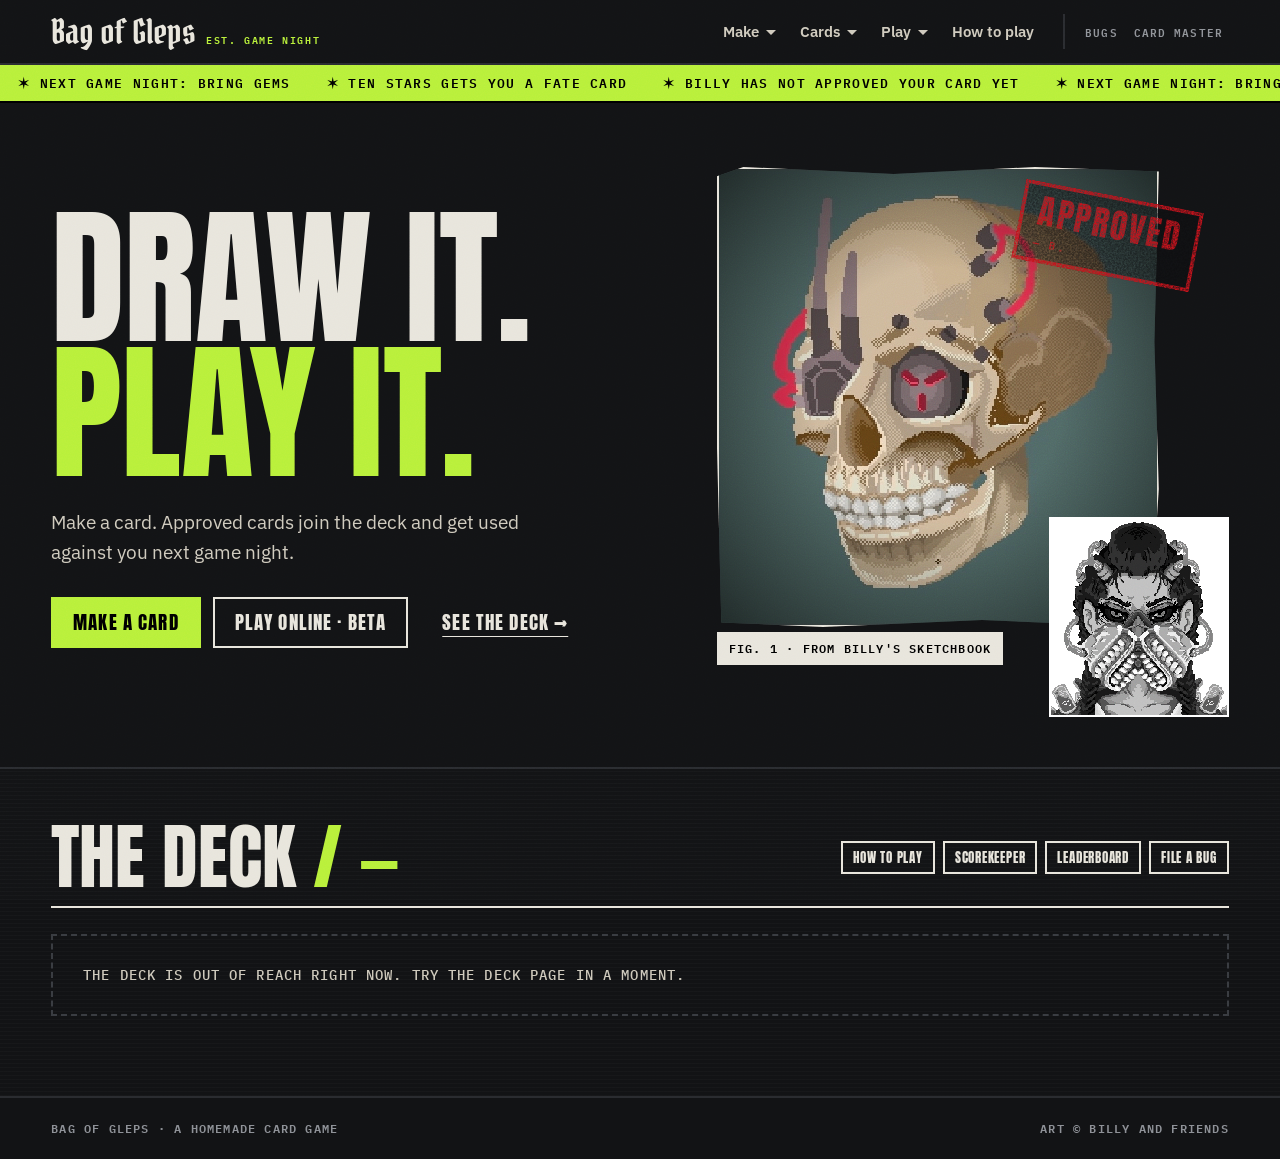
<file: index.html>
<!DOCTYPE html>
<html lang="en"><head><meta charset="utf-8"><meta name="viewport" content="width=device-width,initial-scale=1,viewport-fit=cover"><meta name="theme-color" content="#121315"><title>Bag of Gleps</title><link rel="preconnect" href="https://fonts.googleapis.com"><link rel="preconnect" href="https://fonts.gstatic.com" crossorigin><link href="https://fonts.googleapis.com/css2?family=Anton&family=IBM+Plex+Mono:wght@500;600&family=IBM+Plex+Sans:wght@400;500;600;700&family=Permanent+Marker&family=Pirata+One&display=swap" rel="stylesheet"><link rel="stylesheet" href="css/site.css?v=2026-11-17c"></head><body><div class="gx-bar" role="banner"><button type="button" class="gx-brand" data-gx-go="home" aria-label="Bag of Gleps home">Bag of Gleps <small>est. game night</small></button>
<nav class="gx-nav" aria-label="Main"><div class="gx-group"><button type="button" class="gx-group-btn" aria-expanded="false" aria-haspopup="true">Make</button><div class="gx-drop" hidden><button type="button" data-gx-go="cards">Make a card</button><button type="button" data-gx-go="decks">My cards</button></div></div><div class="gx-group"><button type="button" class="gx-group-btn" aria-expanded="false" aria-haspopup="true">Cards</button><div class="gx-drop" hidden><button type="button" data-gx-go="shared">The Deck</button><button type="button" data-gx-go="gallery">Gallery</button></div></div><div class="gx-group"><button type="button" class="gx-group-btn" aria-expanded="false" aria-haspopup="true">Play</button><div class="gx-drop" hidden><button type="button" data-gx-go="game">Play online</button><button type="button" data-gx-go="score">Score</button><button type="button" data-gx-go="leaderboard">Leaderboard</button></div></div><button type="button" class="gx-link" data-gx-go="wiki">How to play</button></nav>
<div class="gx-side"><button type="button" data-gx-go="feedback">Bugs</button><button type="button" data-gx-go="master">Card Master</button></div>
<button type="button" class="gx-menu" aria-label="Open navigation">Menu</button></div>

<header><div><h1>Make a card</h1><small>// The workbench · drafts save on this device</small></div><div class="top-actions"><button class="btn" id="newBtn">＋ New card</button><button class="btn" id="backupBtn">↓ Backup JSON</button><label class="btn" for="importBackup">↑ Import backup<input id="importBackup" type="file" accept="application/json,.json" hidden></label></div></header>
<button id="menuToggle" type="button" aria-label="Open navigation" aria-expanded="false">☰ <span>Menu</span></button>
<div id="menuShade" hidden></div><nav id="sideNav" aria-label="Card Studio navigation" aria-hidden="true"><div class="side-title">CARD STUDIO <button id="menuClose" aria-label="Close navigation">×</button></div><button data-go="home">⌂ Home</button><div class="side-group">Make</div><button data-go="cards" class="selected">✎ Make a card</button><button data-go="decks">▤ My cards</button><div class="side-group">Cards</div><button data-go="shared">♧ The Deck</button><button data-go="gallery">▧ Gallery</button><div class="side-group">Play</div><button data-go="game">▶ Play online</button><button data-go="score">◇ Score</button><button data-go="leaderboard">▲ Leaderboard</button><div class="side-group">More</div><button data-go="wiki">▸ How to play</button><button data-go="feedback">⚑ Bugs &amp; ideas</button><button data-go="master">⚙ Card Master</button><div class="side-caption">Draft cards and scores remain on this device. My Cards are private to this device. The Deck and shared artwork sync via Supabase. Local drafts and scores remain on this device.</div></nav>
<section id="homePage" aria-label="Bag of Gleps home">
<div class="home-shell">
<header class="home-top" hidden><strong class="home-brand">BAG OF GLEPS</strong><button type="button" id="homeMenu" aria-label="Open navigation menu" aria-expanded="false"><span></span><span></span><span></span></button></header>
<div class="gx-ticker" aria-hidden="true"><div id="gxTicker"><b>✶ Next game night: bring gems</b><b>✶ Ten stars gets you a Fate card</b><b>✶ Billy has not approved your card yet</b><b>✶ Next game night: bring gems</b><b>✶ Ten stars gets you a Fate card</b><b>✶ Billy has not approved your card yet</b></div></div>
<main class="home-main">
<div class="gx-hero">
 <div>
  <h1>Draw it.<br><span>Play it.</span></h1>
  <p class="gx-lede">Make a card. Approved cards join the deck and get used against you next game night.</p>
  <div class="gx-ctas"><button type="button" class="btn primary" data-home-go="cards">Make a card</button><button type="button" class="btn" data-home-go="game">Play online · beta</button><button type="button" class="btn gx-link" data-home-go="shared">See the deck →</button></div>
 </div>
 <div class="gx-frame" aria-hidden="true">
  <div class="gx-plate main"><img src="assets/billy/skull.jpg" alt=""></div>
  <div class="gx-plate side"><img src="assets/billy/mask.jpg" alt=""></div>
  <div class="gx-caption gx-mono">Fig. 1 · from Billy's sketchbook</div>
  <div class="gx-stamp">Approved<small>— B.</small></div>
 </div>
</div>
<section class="gx-deck" aria-label="Latest approved cards"><div class="in">
 <div class="gx-dhead"><div><h2>The Deck <span id="gxDeckCount">/ —</span></h2></div>
 <div class="gx-shortcuts"><button type="button" class="btn small" data-home-go="wiki" data-wiki-game="1">How to play</button><button type="button" class="btn small" data-home-go="score">Scorekeeper</button><button type="button" class="btn small" data-home-go="leaderboard">Leaderboard</button><button type="button" class="btn small" data-home-go="feedback">File a bug</button></div></div>
 <div class="gx-grid" id="gxDeck"><div class="gx-empty">Loading the deck…</div></div>
</div></section>
<footer class="gx-foot gx-mono"><span>Bag of Gleps · a homemade card game</span><span>Art © Billy and friends</span></footer>
</main></div>
</section>
<section id="gamePage" aria-label="The Game under construction"><button type="button" class="game-back-home" data-game-go="home">← Back to Home</button><div class="game-coming-shell"><div id="gameWorkspace"><div class="gx-gate-copy">
 <p id="gameCreatorGreeting">// Online play · two players</p>
 <h1>The table is <span class="gx-chain">locked</span> <span>open.</span></h1>
 <div class="gx-gate-rules"><span><b>01</b> Pick an attack</span><span><b>02</b> Pick a modifier</span><span><b>03</b> Flip together</span><span><b>04</b> Win gems</span></div>
</div><h1>THE TABLE</h1><p class="gameDevNote">Private multiplayer: choose your cards, reveal together, and play for gems.</p>
<iframe id="gameBetaFrame" title="Private Online Game Beta Lobby" loading="lazy" src="beta/online-lobby.html?v=2026-10-26b" style="display:block;width:100%;height:900px;margin:0" referrerpolicy="no-referrer"></iframe></div></div></section>
<section id="wikiPage" class="feature-page" aria-label="Wiki"><div class="panel">
<h2>How to play</h2><p>Welcome to Card Studio. Learn how to design, save, submit, and publish cards—and how to play. Tap a section arrow to expand its instructions.</p><p class="wiki-review-warning">Warning: Page still under review</p>
<div class="wiki-group"><h3>THE CARD STUDIO</h3>
<details><summary>How to Make Your Card Design</summary><div class="wiki-content">
<h4>1. Create a card</h4><p>Open the left menu, select <b>Card Editor</b>, and choose <b>New card</b> if you want to start from scratch. Select <b>Attack</b> (pink), <b>Modifier</b> (green), or <b>Fate</b> (yellow). Your chosen type controls how the card is categorized.</p>
<div class="wiki-cards-guide"><div class="attack"><b>ATTACK</b><small>Primary round card</small></div><div class="modifier"><b>MODIFIER</b><small>Played with an Attack</small></div><div class="fate"><b>FATE</b><small>Special effects</small></div></div>
<h4>2. Enter card details</h4><p>Enter a <b>title</b>, <b>damage</b>, <b>stars</b>, up to two <b>elements</b> (Earth, Water, Fire, Air, or None), <b>effect/description</b>, and optional searchable <b>tags</b>. Watch the live preview as you make changes.</p>
<div class="wiki-example"><b>Example</b><p>A card with <b>6 damage</b> and <b>4 stars</b> displays those values in the existing stat circles. The damage value contributes to the round's attack total; stars contribute toward Fate.</p></div>

<h4>3. Add or draw artwork</h4><p>Use the editor's image-upload controls to choose artwork from your device, draw directly in the <b>Paint-style drawing canvas</b>, or open <b>Art Gallery</b> and choose <b>Use on Card</b> for an existing asset. Keep drawings within the designated canvas. The preview shows how the art will appear on the card.</p>
<div class="wiki-example"><b>Finding the controls</b><p><b>Card Editor → artwork upload or Paint tools → card preview.</b> The actual editor and Billy's original template are the source of truth; no replacement art is used in this guide.</p></div>
<h4>4. Review before saving</h4><p>Check the title, layout, readable effect text, damage, stars, elements, and artwork. Fix anything that doesn't look right in the preview.</p>
<h4>5. Save a local draft</h4><p>Click <b>Save to My Cards</b>. Your draft is saved in this device's browser and is <b>not published</b>. Open <b>My Cards</b> to find and continue editing it. Use <b>Backup JSON</b> to save an export; browser data does not automatically sync between devices.</p>
<h4>6. Submit for approval</h4><p>When ready, choose <b>Submit to The Deck</b> from Card Editor. Enter your private creator code when prompted. Submission places the card in the review queue—it does not immediately publish it.</p>
<h4>7. Find the published card</h4><p>After approval, the card becomes visible in <b>The Deck</b>. Your local draft remains separate. If your card is missing, it may still be pending review or may have been denied. Use The Deck's search and card-type filter to browse published cards.</p>
<div class="wiki-steps"><span>DESIGN</span><span>→</span><span>SAVE</span><span>→</span><span>SUBMIT</span><span>→</span><span>REVIEW</span><span>→</span><span>THE DECK</span></div>

</div></details>
<details><summary>Filing</summary><div class="wiki-content">
<h4>Report a bug</h4><ol><li>Open <b>Bug &amp; Feature Requests</b> in the left menu.</li><li>Choose <b>Bug report</b> from Type.</li><li>Enter your creator code.</li><li>Describe what you did, what you expected, and what happened instead.</li><li>Optionally attach a PNG, JPG, or WebP screenshot under 2 MB.</li><li>Select <b>Submit request</b> and save the tracking ID shown after success.</li></ol>
<div class="wiki-example"><b>Example bug report</b><p><b>Steps:</b> Save an Attack with 6 damage and 4 stars; reopen it in My Cards.<br><b>Expected:</b> Damage is still 6.<br><b>Actual:</b> Damage field appears blank.<br><b>Device:</b> iPhone, Safari.</p></div>
<h4>Suggest a feature</h4><p>Open the same page and select <b>Feature request</b>. Explain what behavior you want, how it would work, and why it's useful. An optional reference image can help clarify your idea.</p>
<h4>My Cards vs. The Deck</h4><div class="wiki-compare"><div><b>MY CARDS</b><p>Private saved drafts on your current browser/device. Continue editing your own work here.</p></div><div><b>THE DECK</b><p>Approved shared cards stored online. Browse by name, creator, type, and tags.</p></div></div><p><b>Art Gallery</b> contains artwork assets, not complete cards. Saving, submitting, and publishing are separate actions.</p>
<h4>Where requests go</h4><p>Bug and feature requests enter a saved review queue. Authorized reviewers can inspect reports and attachments and set statuses: <b>New</b>, <b>Reviewing</b>, or <b>Done</b>. Regular creators can submit requests but cannot open the administrative queue.</p>

</div></details></div>
<div class="wiki-group"><h3>THE GAME</h3>
<details><summary>Game Intro</summary><div class="wiki-content">
<h4>What is the game?</h4><p>Players compete for gems by secretly choosing cards, revealing them together, and comparing damage totals. Stars can unlock Fate, and special effects can change what happens.</p>
<h4>Card types</h4><div class="wiki-cards-guide"><div class="attack"><b>ATTACK</b><small>Primary card</small></div><div class="modifier"><b>MODIFIER</b><small>Paired with Attack</small></div><div class="fate"><b>FATE</b><small>Special outcomes</small></div></div>
<h4>Set up</h4><p>Separate and shuffle the three decks. Each player begins with <b>two Attack cards and two Modifier cards</b>. Keep your hand hidden and agree on a gem target before play.</p>
<h4>Playing a round</h4><ol><li>Choose one Attack and one Modifier in secret.</li><li>Place the pair face down.</li><li>Everyone flips their cards simultaneously on a count of three.</li><li>Add Attack + Modifier damage, then add their stars separately.</li><li>Check Fate triggers and applicable card effects.</li><li>Use a six-sided die result to determine the gem prize pool.</li><li>Resolve the winner, award gems, record the score, and refill hands.</li></ol>
<h4>Damage</h4><p>Damage is the total from the two cards you played. For example, <b>6 Attack + 2 Modifier = 8 damage</b>. The highest final damage generally wins the prize pool, subject to card effects.</p>
<h4>Stars and Fate</h4><p>Add your Attack and Modifier stars. At <b>10 or more stars</b>, you may optionally draw a blind Fate card even if you lost the round. Example: <b>4 + 6 = 10 stars</b>. Fate cards can affect damage, gems, or the result. A tie may also cause tied players to draw Fate cards.</p>

<h4>Elements</h4><p>Up to two lower card circles show Earth, Water, Fire, or Air; None may represent an unused element. Do not assume elemental bonuses or weaknesses without an explicit rule or card effect.</p>

<h4>Winning</h4><p>Keep collecting gems until someone reaches the agreed target, or the deck runs out under the game's end conditions.</p>

</div></details>
<details><summary>In Person Games</summary><div class="wiki-content">
<h4>1. Prepare the decks</h4><p>Shuffle separate Attack, Modifier, and Fate decks. Deal each player two Attack and two Modifier cards. Agree on a target number of gems.</p>
<h4>2. Choose and flip</h4><p>Secretly select one Attack and one Modifier, then set them face down. Count down together and <b>manually flip both cards at the same time</b> as everyone else.</p>
<h4>3. Calculate the round</h4><p>Add Attack and Modifier damage, and calculate the stars separately. Check card instructions and whether Fate has been activated.</p>
<h4>4. Roll for gems</h4><p>Use the <b>manual die spinner</b> or a physical six-sided die to generate the round's gem prize pool.</p>

<h4>5. Award gems and continue</h4><p>After resolving effects and the winner, award the gems. Record scores in <b>Scorekeeper</b>, refill hands, and begin the next round.</p>

</div></details>
<details><summary>Online Games</summary><div class="wiki-content"><p class="wiki-planned">PLANNED — NOT YET LIVE</p>
<h4>Create or join a room</h4><p>One player will create a private game room and share a code or invite. Other players will enter that code and gather in the lobby.</p>
<h4>Choose cards privately</h4><p>Each player will see a private hand and select an Attack and Modifier. Other players won't see the choices before the reveal.</p>
<h4>Reveal and resolve</h4><p>After every player locks in their choice, the cards will flip together and the game will evaluate damage, stars, and any Fate or card effects.</p>
<h4>Animated gem roll</h4><p>The game will generate the round's prize pool automatically using a visible animated die or spinner shared by all players.</p>
<h4>Automatic leaderboard</h4><p>After each round, gems will be allocated automatically and a live leaderboard will rank players by cumulative score.</p>
<div class="wiki-example"><b>Illustrative leaderboard (not live)</b><table><tr><th>Rank</th><th>Player</th><th>Gems</th></tr><tr><td>1</td><td>Player A</td><td>18</td></tr><tr><td>2</td><td>Player B</td><td>14</td></tr><tr><td>3</td><td>Player C</td><td>9</td></tr></table></div>

<p><b>Not implemented yet:</b> Online rooms, synchronized private hands, automatic match scoring, and real-time leaderboards.</p></div></details>
<details><summary>How to Win</summary><div class="wiki-content"><p class="wiki-easter">#fbgm gg made you look 8=D</p></div></details></div>
</div></section>
<section class="feature-page" id="feedbackPage" aria-label="Bug and feature requests"><div class="panel"><h2>Bugs &amp; ideas</h2><p class="muted">Send a report or idea to the shared review queue.</p><div class="feedback-form"><label for="feedbackType">Type</label><select id="feedbackType"><option value="bug">Bug report</option><option value="feature">Feature request</option></select><label for="feedbackCreatorCode">Your creator code</label><input id="feedbackCreatorCode" type="password" autocomplete="off"><label for="feedbackDescription">Description</label><textarea id="feedbackDescription" rows="6" maxlength="5000" placeholder="What happened, or what would you like?"></textarea><label for="feedbackImage">Screenshot or image (optional, max 2 MB)</label><input id="feedbackImage" type="file" accept="image/png,image/jpeg,image/webp"><button class="btn primary" id="feedbackSubmit" type="button">Submit request</button><p id="feedbackNotice" role="status" aria-live="polite"></p></div><div class="feedback-review"><h3>Review submissions</h3><p class="muted">Admin only. Enter the Card Master creator code to view and review requests.</p><label for="feedbackAdminCode">Admin code</label><input id="feedbackAdminCode" type="password" autocomplete="off"><button class="btn" id="feedbackLoad" type="button">Load requests</button><p id="feedbackReviewNotice" role="status" aria-live="polite"></p><div id="feedbackEntries" class="feedback-entries"></div></div></div></section><section id="masterPage" class="feature-page" aria-label="Card Master administration"><div class="panel">
<h2>Card Master · Billy's Workshop</h2><p class="muted">Only approved submissions appear in The Deck. Creator codes are stored and checked on the server.</p>
<div id="masterGate"><div class="field"><label for="masterPass">Card Master password</label><input id="masterPass" type="password" autocomplete="off" placeholder="Enter Billy's password"></div><button type="button" class="btn primary" id="masterUnlock">Unlock Card Master</button></div>
<div id="masterControls" hidden>
<div class="master-tabs" role="tablist" aria-label="Card Master sections">
<button type="button" class="btn primary" data-master-tab="review" role="tab" aria-selected="true">Card Review</button>
<button type="button" class="btn" data-master-tab="deck" role="tab" aria-selected="false">Manage Deck</button>
<button type="button" class="btn" data-master-tab="gallery" role="tab" aria-selected="false">Gallery Management</button>
<button type="button" class="btn" data-master-tab="users" role="tab" aria-selected="false">User Management</button>
<button type="button" class="btn" data-master-tab="catalog" role="tab" aria-selected="false">Catalog</button>
<button type="button" class="btn" data-master-tab="printing" role="tab" aria-selected="false">Printing</button>
<button type="button" class="btn" data-master-tab="templates" role="tab" aria-selected="false">Template Designer · Beta</button>
</div>
<div class="master-global-controls"><button class="btn" id="masterRefresh">Refresh</button><button class="btn" id="masterLock">Lock</button></div>
<p class="muted" id="masterStatus" role="status"></p>
<div data-master-panel="deck" role="region" aria-label="Manage Deck" hidden>
<button type="button" class="btn" id="masterBackFromDeck">← Back to Card Master</button>
<h2>Manage Published Deck</h2><p class="muted">Edit a published card in place, or remove it from the public Deck. Removed cards keep their record and artwork, go back to pending review, and can be approved again.</p><div id="masterPublishedCards" class="master-grid"></div>
</div>
<div data-master-panel="review" role="tabpanel">
<h3>Card submissions</h3>
<div class="feature-actions"><button class="btn primary" id="masterDeckExport">Export Approved Deck (print)</button></div><h3>Card Submissions &amp; Review</h3>
<div class="feature-actions"><label for="masterShowReviewed" class="muted"><input type="checkbox" id="masterShowReviewed"> Show approved and denied cards</label></div><div id="masterCards" class="master-grid"></div>
</div>
<div data-master-panel="gallery" role="tabpanel" hidden>
<h3>Shared Gallery Management</h3><p class="muted">Edit names and tags, replace artwork, or remove images from the public gallery.</p>
<div id="masterArtwork" class="master-grid"></div>
</div>
<div data-master-panel="catalog" role="tabpanel" hidden id="catalogPanel">
<h3>Card Catalog</h3><p class="muted">Every card in one sheet. Deck cards fill in on their own (grey cells come from the card; edit those in Manage Deck). Type anything into the other cells, add card ideas, and add your own columns. Cells save when you click away.</p>
<div class="catalog-tools"><input id="catalogSearch" type="search" placeholder="Search any column" aria-label="Search the catalog"><select id="catalogType" aria-label="Type"><option value="">All types</option><option value="attack">Attack</option><option value="modifier">Modifier</option><option value="fate">Fate</option><option value="none">No type yet</option></select><select id="catalogWhere" aria-label="Show"><option value="deck" selected>In Deck</option><option value="ideas">Ideas</option><option value="">Everything</option></select><button class="btn primary" type="button" id="catalogAddLine">+ Add card idea</button><button class="btn" type="button" id="catalogAddColumn">+ Add column</button><button class="btn" type="button" id="catalogCsv">Download CSV</button><button class="btn" type="button" id="catalogReload">Reload</button></div>
<p class="muted catalog-status" id="catalogStatus" role="status" aria-live="polite"></p>
<div id="catalogTable" class="catalog-scroll"></div>
<div id="catalogPreview" class="catalog-preview" hidden role="dialog" aria-modal="true" aria-labelledby="catalogPreviewName"><div class="catalog-preview-box"><div class="catalog-preview-head"><strong id="catalogPreviewName"></strong><button type="button" class="btn small" id="catalogPreviewClose">Close</button></div><img id="catalogPreviewImg" alt=""></div></div>
</div>
<div data-master-panel="printing" role="tabpanel" hidden id="printingPanel">
<h3>Printing</h3>
<h4>Print (fronts and backs, two-sided)</h4><div class="feature-actions"><button class="btn primary" type="button" data-print="front:all">Full deck</button><button class="btn" type="button" data-print="front:fate">3×3 Fate</button><button class="btn" type="button" data-print="front:modifier">3×3 Modifier</button><button class="btn" type="button" data-print="front:attack">3×3 Attack</button></div>
<details class="print-pick" id="printPickDetails"><summary>Pick cards to print</summary><div class="feature-actions"><button class="btn primary" type="button" data-print="picked" id="printPickedBtn" disabled>Print selected (0)</button><button class="btn small" type="button" id="printPickNone">Untick all</button><button class="btn small" type="button" id="printPickReload">Reload list</button></div><div id="printPickList"></div></details>
<details class="print-align"><summary>Needs alignment?</summary><div class="print-settings"><label>Move backs right <input id="printNudgeX" type="number" step="0.5" value="0" inputmode="decimal"> mm</label><label>down <input id="printNudgeY" type="number" step="0.5" value="0" inputmode="decimal"> mm</label><button class="btn small" type="button" data-print="test">Test sheet</button></div></details>
<h4>Back sheets only</h4><div class="feature-actions"><button class="btn" type="button" data-print="back:fate">3×3 Fate back</button><button class="btn" type="button" data-print="back:modifier">3×3 Modifier back</button><button class="btn" type="button" data-print="back:attack">3×3 Attack back</button></div>
<h4>Print test</h4><div class="feature-actions"><button class="btn" type="button" data-print="grid">Print test (grid lines only)</button></div>
<div id="printStatus" class="muted" role="status"></div>
</div>
<div data-master-panel="templates" role="tabpanel" hidden>
<h3>Template Designer · Experimental</h3><p class="muted">Sandbox only: this does not change live cards, approved templates, or printing. Drafts save in this browser. Export JSON to move them to another device.</p>
<div class="td-toolbar"><label class="btn" for="tdAddImage">＋ Add PNG <input id="tdAddImage" type="file" accept="image/png,image/webp,image/jpeg" hidden></label><label class="btn" for="tdBackground">Background image <input id="tdBackground" type="file" accept="image/png,image/webp,image/jpeg" hidden></label><button type="button" class="btn" id="tdAddText">＋ Text</button><button type="button" class="btn" id="tdAddField">＋ Dynamic field</button><button type="button" class="btn" id="tdMoveUp">Bring forward</button><button type="button" class="btn" id="tdDelete">Delete selected</button></div>
<div class="td-workspace"><div class="td-canvas-shell"><div id="tdCanvas" class="td-canvas" aria-label="Interactive 5 by 7 card template canvas"></div><p class="muted">Tap a layer to select; drag to move. The card canvas preserves a 5:7 ratio.</p></div><div class="td-inspector"><h4>Template and layer settings</h4><label for="tdTemplateName">Template name</label><input id="tdTemplateName" value="Untitled Template" maxlength="80"><div id="tdNoSelection" class="muted">Select a layer to adjust its position, size, content, or stacking.</div><div id="tdSelectedControls" hidden><label for="tdLayerText">Text / field name</label><input id="tdLayerText"><label for="tdLayerColor">Text color</label><input id="tdLayerColor" type="color" value="#18283d"><label for="tdLayerFont">Font size</label><input id="tdLayerFont" type="number" min="8" max="160" value="36"><label for="tdLayerWidth">Width (%)</label><input id="tdLayerWidth" type="number" min="5" max="100" value="50"><label for="tdLayerHeight">Height (%)</label><input id="tdLayerHeight" type="number" min="3" max="100" value="15"><label for="tdLayerX">Left (%)</label><input id="tdLayerX" type="number" min="0" max="100" value="10"><label for="tdLayerY">Top (%)</label><input id="tdLayerY" type="number" min="0" max="100" value="10"></div><div class="td-toolbar"><button id="tdSave" type="button" class="btn primary">Save draft</button><button id="tdLoad" type="button" class="btn">Load saved draft</button><button id="tdExport" type="button" class="btn">Export JSON</button><label class="btn" for="tdImport">Import JSON<input id="tdImport" type="file" accept="application/json,.json" hidden></label><button id="tdClear" type="button" class="btn">New blank template</button></div><p id="tdStatus" role="status" aria-live="polite" class="muted">Ready. Nothing will be applied to live cards.</p></div></div>
</div>
<div data-master-panel="users" role="tabpanel" hidden>
<h3>Creator Codes</h3><p class="muted" id="creatorBuildTag">Creator manager · build 2026-10-17. If this line is missing, the browser is showing an older version.</p><p class="muted">Codes are never displayed once created. Give each creator their code privately.</p>
<div class="grid2"><div class="field"><label for="masterCreatorName">Friend's name</label><input id="masterCreatorName" placeholder="Display name"></div><div class="field"><label for="masterCreatorCode">New code (6–64 characters)</label><input id="masterCreatorCode" placeholder="Private creator code" autocomplete="off"></div></div>
<button class="btn primary" type="button" id="masterAddCreator">Add creator</button><div id="masterCreatorFeedback" class="master-review-feedback" role="status" aria-live="polite">Enter a friend’s name and their private code, then tap Add creator.</div><div id="masterCreators"></div>
</div>
</div>
</div></section><main class="layout"><section class="panel editor-panel"><h2>Edit card <span id="dirtyFlag" class="muted"></span></h2>
<div class="field"><label class="field-label">Card type</label><div class="types"><button type="button" data-type="attack" class="active">Attack</button><button type="button" data-type="modifier">Modifier</button><button type="button" data-type="fate">Fate</button></div></div>
<div class="field"><label for="cardName">Card title</label><input id="cardName" maxlength="52" placeholder="e.g. Rat King"></div><div class="field"><label for="cardTags">Tags (comma separated)</label><input id="cardTags" maxlength="200" placeholder="e.g. rat, royalty, fire"><div class="muted">Tags help find cards in My Cards and The Deck.</div></div>
<div class="grid2"><div class="field"><label for="damage">Damage</label><input id="damage" type="text" inputmode="text" pattern="-?(10|[0-9])" value="0" aria-describedby="damageHint"><div class="stat-range-hint" id="damageHint">Must be between −10 and 10</div></div><div class="field" id="starsField"><label for="stars">Stars</label><input id="stars" type="text" inputmode="text" pattern="-?(10|[0-9])" value="0" aria-describedby="starsHint"><div class="stat-range-hint" id="starsHint">Must be between −10 and 10</div></div></div>
<div class="grid2"><div class="field"><label for="element1">Bottom-left element</label><select id="element1"></select></div><div class="field"><label for="element2">Bottom-right element</label><select id="element2"></select></div></div>
<div class="field"><label for="effect">Description / effect text</label><textarea id="effect" maxlength="520" placeholder="Write what the card does — or its flavor text."></textarea><div class="muted" id="effectHint">Attack descriptions are flavor text; fate cards have no stars.</div><div class="size-row"><label for="textSize">Text size</label><input type="range" id="textSize" min="14" max="44" step="1" value="28"><output id="textSizeLabel" for="textSize">28 px</output></div><div class="muted">Long text still shrinks so it always fits on the card.</div></div>
<div class="separator"></div><div class="field"><label class="field-label">Artwork</label><div class="art-tools"><button class="btn small" id="chooseGalleryArt" type="button">▧ Choose from Gallery</button><button class="btn small" id="saveArtFromEditor" type="button">Save image to Gallery</button><label class="btn small" for="artFile">↑ Upload image<input type="file" accept="image/*" id="artFile"></label><button class="btn small" id="clearImage">Remove image</button><button class="btn small" id="clearDrawing">Clear drawing</button></div><div class="size-row"><label for="artZoom">Image zoom</label><input type="range" id="artZoom" min="0.5" max="3" step="0.05" value="1"><output id="artZoomLabel" for="artZoom">100%</output><button class="btn small" id="artReset" type="button">Reset image</button></div><div class="muted">Drag the image in the live preview to move it. Your drawing stays where you drew it.</div><div class="muted">Draw with a finger, stylus or mouse below. Drawings sit over any uploaded image. Both stay editable.</div><div class="xp-paint" aria-label="Classic Paint drawing workspace">
<div class="xp-title"><span class="xp-appicon">🎨</span><span>untitled - Paint</span><div class="xp-wincontrols" aria-hidden="true"><span>_</span><span>□</span><span>×</span></div></div>
<div class="xp-menubar"><span>File</span><span>Edit</span><span>View</span><span>Image</span><span>Colors</span><span>Help</span></div>
<div class="xp-workspace"><div class="xp-toolbar" role="toolbar" aria-label="Paint drawing tools">
<button type="button" class="xp-tool xp-current" data-xp-tool="pen" title="Pencil" aria-label="Pencil">✎</button>
<button type="button" class="xp-tool" data-xp-tool="eraser" title="Eraser" aria-label="Eraser">⌫</button>
<button type="button" class="xp-tool" data-xp-tool="brush" title="Brush" aria-label="Brush">▤</button><div class="xp-tool-sep"></div>
<button type="button" class="xp-tool" id="xpUndo" title="Undo stroke" aria-label="Undo stroke">↶</button>
<button type="button" class="xp-tool" id="xpClear" title="Clear drawing" aria-label="Clear drawing">⌫</button>
<div class="xp-tool-sep"></div><span class="xp-tool-note">TOOLS</span></div>
<div class="xp-canvas-frame"><div class="xp-canvas-scroll"><canvas id="drawPad" width="538" height="378" aria-label="Drawing canvas"></canvas></div><div class="xp-v-scroll" aria-hidden="true"><span>▲</span><i></i><span>▼</span></div><div class="xp-h-scroll" aria-hidden="true"><span>◀</span><i></i><span>▶</span></div></div></div>
<div class="xp-palette"><div class="xp-color-pair"><div id="xpColorPreview"></div><div class="xp-secondary-color"></div></div><div class="xp-swatches"><button type="button" class="xp-color" style="--swatch:#000000" data-paint-color="#000000" aria-label="Paint color 1 #000000" title="#000000"></button><button type="button" class="xp-color" style="--swatch:#808080" data-paint-color="#808080" aria-label="Paint color 2 #808080" title="#808080"></button><button type="button" class="xp-color" style="--swatch:#800000" data-paint-color="#800000" aria-label="Paint color 3 #800000" title="#800000"></button><button type="button" class="xp-color" style="--swatch:#808000" data-paint-color="#808000" aria-label="Paint color 4 #808000" title="#808000"></button><button type="button" class="xp-color" style="--swatch:#008000" data-paint-color="#008000" aria-label="Paint color 5 #008000" title="#008000"></button><button type="button" class="xp-color" style="--swatch:#008080" data-paint-color="#008080" aria-label="Paint color 6 #008080" title="#008080"></button><button type="button" class="xp-color" style="--swatch:#000080" data-paint-color="#000080" aria-label="Paint color 7 #000080" title="#000080"></button><button type="button" class="xp-color" style="--swatch:#800080" data-paint-color="#800080" aria-label="Paint color 8 #800080" title="#800080"></button><button type="button" class="xp-color" style="--swatch:#808080" data-paint-color="#808080" aria-label="Paint color 9 #808080" title="#808080"></button><button type="button" class="xp-color" style="--swatch:#c0c0c0" data-paint-color="#c0c0c0" aria-label="Paint color 10 #c0c0c0" title="#c0c0c0"></button><button type="button" class="xp-color" style="--swatch:#ff0000" data-paint-color="#ff0000" aria-label="Paint color 11 #ff0000" title="#ff0000"></button><button type="button" class="xp-color" style="--swatch:#ffff00" data-paint-color="#ffff00" aria-label="Paint color 12 #ffff00" title="#ffff00"></button><button type="button" class="xp-color" style="--swatch:#00ff00" data-paint-color="#00ff00" aria-label="Paint color 13 #00ff00" title="#00ff00"></button><button type="button" class="xp-color" style="--swatch:#00ffff" data-paint-color="#00ffff" aria-label="Paint color 14 #00ffff" title="#00ffff"></button><button type="button" class="xp-color" style="--swatch:#0000ff" data-paint-color="#0000ff" aria-label="Paint color 15 #0000ff" title="#0000ff"></button><button type="button" class="xp-color" style="--swatch:#ff00ff" data-paint-color="#ff00ff" aria-label="Paint color 16 #ff00ff" title="#ff00ff"></button><button type="button" class="xp-color" style="--swatch:#ffffff" data-paint-color="#ffffff" aria-label="Paint color 17 #ffffff" title="#ffffff"></button><button type="button" class="xp-color" style="--swatch:#f5caa7" data-paint-color="#f5caa7" aria-label="Paint color 18 #f5caa7" title="#f5caa7"></button><button type="button" class="xp-color" style="--swatch:#ff8040" data-paint-color="#ff8040" aria-label="Paint color 19 #ff8040" title="#ff8040"></button><button type="button" class="xp-color" style="--swatch:#c0c000" data-paint-color="#c0c000" aria-label="Paint color 20 #c0c000" title="#c0c000"></button><button type="button" class="xp-color" style="--swatch:#80ff80" data-paint-color="#80ff80" aria-label="Paint color 21 #80ff80" title="#80ff80"></button><button type="button" class="xp-color" style="--swatch:#80ffff" data-paint-color="#80ffff" aria-label="Paint color 22 #80ffff" title="#80ffff"></button><button type="button" class="xp-color" style="--swatch:#8080ff" data-paint-color="#8080ff" aria-label="Paint color 23 #8080ff" title="#8080ff"></button><button type="button" class="xp-color" style="--swatch:#ff80c0" data-paint-color="#ff80c0" aria-label="Paint color 24 #ff80c0" title="#ff80c0"></button><button type="button" class="xp-color" style="--swatch:#ffffff" data-paint-color="#ffffff" aria-label="Paint color 25 #ffffff" title="#ffffff"></button><button type="button" class="xp-color" style="--swatch:#e8e1ca" data-paint-color="#e8e1ca" aria-label="Paint color 26 #e8e1ca" title="#e8e1ca"></button><button type="button" class="xp-color" style="--swatch:#632c20" data-paint-color="#632c20" aria-label="Paint color 27 #632c20" title="#632c20"></button><button type="button" class="xp-color" style="--swatch:#b89c6d" data-paint-color="#b89c6d" aria-label="Paint color 28 #b89c6d" title="#b89c6d"></button></div></div>

<div class="xp-options"><div class="draw-tools"><span>Color</span><input type="color" id="penColor" value="#222222" aria-label="Custom pen color"><span>Size</span><input type="range" min="1" max="18" value="3" id="penSize" aria-label="Pen size"><span id="penLabel">3 px</span><button class="btn small" id="eraser">Eraser: off</button><button class="btn small" id="undo">Undo stroke</button></div></div>
</div></div>
<div class="notice"><b>Saving:</b> Cards are stored on this device in browser storage. Use <b>Backup JSON</b> to transfer or preserve your editable collection. Browsers can erase local-file storage; don't rely on it as your only copy.</div><div style="margin-top:14px;display:flex;gap:8px;flex-wrap:wrap"><button class="btn primary" id="saveBtn">Save to My Cards</button><button class="btn accent" id="submitCurrentCard" type="button">Submit to The Deck</button><button class="btn" id="duplicateBtn">Duplicate as new</button></div><div class="status" id="status" role="status"></div></section>
<section class="panel preview-panel"><div class="preview-label"><h2>Live preview</h2><span class="muted">5:7 card ratio • 750 × 1050 px</span></div><canvas id="preview" width="750" height="1050"></canvas><div class="exports"><button class="btn accent" id="pngBtn">↓ Export PNG</button><button class="btn" id="pdfCurrentBtn">↓ PDF — current card</button><button class="btn" id="pdfAllBtn">↓ PDF — saved collection</button></div><div class="footer-note">PDF sheets use US Letter pages with nine 2.5 × 3.5-inch cards per sheet (3 × 3). Print at <b>actual size / 100%</b>. Type colors are intentionally subtle, and the original bold black frame stays intact.</div></section></main>
<section class="library"><div class="panel"><div class="lib-head"><h2>My Cards <span id="count" class="muted">(0)</span></h2><span class="muted">Tap a card to reopen it • back up before moving devices</span></div><div id="libraryGrid" class="library-grid"></div><p id="emptyLib" class="muted">No cards saved yet. Make a card, then select “Save to collection.”</p></div></section>
<section class="feature-page" id="leaderboardPage" aria-label="Leaderboard"><div class="panel"><div class="leader-head"><div><h2>Leaderboard</h2><p class="muted">Every logged game, for everyone. Ranked by wins, then by total cards won by.</p></div><div class="leader-actions"><button class="btn" type="button" id="leaderRefresh">Refresh</button><button class="btn" type="button" id="leaderToScore">Scorekeeper</button><button class="btn primary" type="button" id="leaderAdd">+ Add a game</button></div></div><div class="score-log leader-add"><form id="leaderAddForm" class="score-log-form" hidden><div class="score-log-fields"><div><label for="leaderAddWinner">Winner</label><input id="leaderAddWinner" type="text" maxlength="36" list="leaderNames" autocomplete="off" required><datalist id="leaderNames"></datalist></div><div><label for="leaderAddMargin">Won by (cards)</label><input id="leaderAddMargin" type="number" min="0" max="999" step="1" inputmode="numeric" required></div><div><label for="leaderAddDate">Date</label><input id="leaderAddDate" type="date" required></div></div><div class="score-toolbar"><button class="btn primary" type="submit" id="leaderAddSave">Add to leaderboard</button><button class="btn" type="button" id="leaderAddCancel">Cancel</button></div></form><div id="leaderAddStatus" class="score-log-status" aria-live="polite"></div></div><div id="leaderStatus" class="status" aria-live="polite"></div><ol id="leaderBoard" class="leader-board"></ol><h3 class="leader-sub">Games</h3><ol id="leaderLog" class="leader-log"></ol></div></section>
<section class="feature-page" id="galleryPage" aria-label="Art gallery"><div class="panel"><h2>Art Gallery</h2><p class="muted">Reusable artwork assets for your cards. Saved privately on this device (not published to GitHub). Keep a backup, especially before clearing browser data.</p>
<div class="feature-actions"><label class="btn primary" for="galleryFiles">＋ Import artwork<input id="galleryFiles" type="file" accept="image/*" multiple style="display:none"></label><button class="btn" id="galleryDrawBtn" type="button">✎ Draw in editor</button><button class="btn" id="galleryExport" type="button">↓ Backup gallery</button><label class="btn" for="galleryRestoreFile">↑ Restore gallery<input type="file" id="galleryRestoreFile" accept="application/json,.json" style="display:none"></label></div>
<div class="panel"><h3>Shared Gallery</h3><p class="muted">Artwork published here is visible to everyone using Glep. Your existing local gallery is kept separately below.</p><div class="feature-actions"><button class="btn" id="sharedArtRefresh" type="button">↻ Refresh shared artwork</button></div><div class="feature-actions"><input type="file" id="cloudArtFiles" accept="image/png,image/jpeg,image/webp" multiple aria-label="Select images to share"><input id="cloudArtTags" type="text" maxlength="200" placeholder="Tags for these uploads (comma separated)" aria-label="Shared upload tags"><button class="btn primary cloud-write" id="cloudArtUpload" disabled type="button">↑ Publish selected artwork</button></div><div id="sharedArtStatus" class="muted" role="status"></div><div id="sharedArtGrid" class="art-grid"></div></div>
<div class="field"><label for="gallerySearch">Search art by name or tags</label><input id="gallerySearch" placeholder="Search doodles..."></div><div id="galleryMessage" class="muted" role="status"></div><div id="galleryGrid" class="art-grid"></div><p id="galleryEmpty" class="muted">No gallery artwork yet. Import one or more pictures to get started.</p><div class="notice">Tip: You can import several scans or drawings at once. This version saves each selected image as one asset; automatic separation of multiple doodles within a scan is not included yet. Backups contain the artwork images and may be large.</div></div></section>
<section class="feature-page" id="decksPage" aria-label="My decks"><div class="panel"><h2>My Cards</h2><p class="muted">Private cards on this device, organized by type. Saving here never publishes a card to The Deck.</p><div id="deckSummary" class="deck-stats"></div><div class="field"><label for="localCardSearch">Search My Cards by name or tags</label><input id="localCardSearch" placeholder="Search titles, types, tags"></div><div class="feature-actions"><button class="btn" type="button" id="refreshSubmissionStatuses">↻ Check my submission statuses</button><span class="muted" id="submissionStatusMessage" role="status"></span></div><div class="feature-actions"><button class="btn primary" id="deckMake">＋ Make a card</button><button class="btn" id="deckPrint">↓ Print saved cards</button><button class="btn" id="deckBackup">↓ Backup cards</button></div><div id="deckGrid" class="art-grid"></div></div></section>
<section class="feature-page" id="sharedPage" aria-label="The Deck"><div class="panel"><div class="deck-head"><div class="deck-intro"><h2>The Deck <span class="muted">/ approved by Billy</span></h2><p class="muted">Browse the official collection of approved cards. Select a card to view or copy it into your own drafts.</p><div class="feature-actions"><button class="btn" id="sharedRefresh" type="button">↻ Refresh The Deck</button><button class="btn" id="sharedOpenLocal" type="button">Open My Cards</button></div><div class="feature-actions deck-print"><button class="btn primary" id="deckPrintBtn" type="button">↓ Download print PDF</button><select id="deckPrintPaper" aria-label="Paper size"><option value="letter">Letter paper</option><option value="a4">A4 paper</option></select><span class="muted">Two-sided: each page of fronts is followed by its matching card backs. Real card size, 9 per page. Uses the search and filters below; clear them for every card.</span></div><div id="deckPrintStatus" class="muted" role="status"></div><div id="sharedStatus" class="muted" role="status">Loading shared cards…</div></div><figure id="deckTypeChart" class="deck-chart" aria-label="Card types in The Deck"></figure></div><div class="deck-tools"><input id="deckSearch" placeholder="Search cards, tags, or creators" aria-label="Search deck"><select id="deckTypeFilter" aria-label="Filter card type"><option value="">All card types</option><option value="attack">Attack</option><option value="modifier">Modifier</option><option value="fate">Fate</option></select><select id="deckCreatorFilter" aria-label="Filter by who submitted"><option value="">Submitted by anyone</option></select></div><div class="pixel-collection"><div class="pixel-collection-head"><strong>COLLECTION INVENTORY</strong><span id="pixelCollectionCount">0 CARDS</span></div><div id="sharedGrid" class="pixel-card-grid"></div><div id="pixelCardInspector" class="pixel-card-inspector" hidden role="dialog" aria-modal="true" aria-label="Card preview"><div class="pixel-inspector-panel"><button id="pixelCloseInspector" class="btn" type="button">× Close card</button><div id="pixelInspectorContent"></div></div></div></div></div></section>
<section class="feature-page" id="cloudAccount"><div class="panel"><h2>Creator Codes</h2><p>Everyone can browse. To publish a card or artwork, enter your private creator code when prompted. The uploader name is added automatically.</p><p class="muted">Codes are checked by the server. Never publish your code in a screenshot.</p><p id="cloudUser">Creator code required when publishing</p><div id="cloudLogin" hidden></div><button id="cloudSignIn" hidden></button><button id="cloudSignOut" hidden></button><p id="cloudStatus" role="status"></p></div></section>
<section id="scorePage" aria-label="Glep Scorekeeper">
 <div class="panel">
  <div class="score-head"><div><h2>Scorekeeper</h2><p class="score-help">Track final gems only. Scores save automatically on this phone.</p></div><button class="btn" type="button" id="scoreSettingsBtn">Edit players / target</button></div>
  <div id="scoreSettings" class="hidden"><div class="separator"></div><div class="score-setup"><div><label>Players (2–8)</label><div id="scoreNames"></div><button class="btn small" type="button" id="scoreAdd">+ Add player</button></div><div><label for="scoreTarget">Target gems to win</label><input id="scoreTarget" type="number" min="1" max="9999" step="1" value="30"><p class="score-help">You can change the target without resetting the game.</p></div></div><div class="score-toolbar"><button class="btn primary" id="scoreDone" type="button">Done</button></div></div>
  <div id="scoreLeader" class="score-leader" aria-live="polite"></div><div id="scoreList"></div>
  <div class="score-toolbar"><button class="btn" type="button" id="scoreUndo">↶ Undo</button><button class="btn danger" type="button" id="scoreNew">↻ New Game · Reset gems</button></div>
  <div id="scoreHistory" class="score-history" aria-live="polite"></div>
  <div class="score-log"><button class="btn primary" type="button" id="scoreLogOpen">Add these results to the scoreboard</button>
   <form id="scoreLogForm" class="score-log-form" hidden><div class="score-log-fields"><div><label for="scoreLogWinner">Winner</label><select id="scoreLogWinner"></select><input id="scoreLogOther" type="text" maxlength="36" placeholder="Winner's name" aria-label="Winner's name" hidden></div><div><label for="scoreLogMargin">Won by (cards)</label><input id="scoreLogMargin" type="number" min="0" max="999" step="1" inputmode="numeric" required></div><div><label for="scoreLogDate">Date</label><input id="scoreLogDate" type="date" required></div></div><div class="score-toolbar"><button class="btn primary" type="submit" id="scoreLogSave">Add to scoreboard</button><button class="btn" type="button" id="scoreLogCancel">Cancel</button></div></form>
   <div id="scoreLogStatus" class="score-log-status" aria-live="polite"></div><button class="btn small" type="button" id="scoreLogView">See the leaderboard →</button></div><div class="notice" style="margin-top:18px">Saved separately from your card collection on this browser. Updating the website does not normally reset scores or saved cards. Use the same address and browser; clearing website data will erase local saves.</div>
 </div>
</section>
<script src="js/editor.js?v=2026-11-07"></script><script src="js/scorekeeper.js?v=2026-11-10"></script><script src="js/leaderboard.js?v=2026-11-10b"></script><script src="js/gallery.js?v=2026-10-26"></script>
<script src="js/cloud.js?v=2026-11-09"></script><script src="js/card-master.js?v=2026-11-17b"></script><script src="js/catalog.js?v=2026-11-17c"></script><script src="js/print-deck.js?v=2026-11-10"></script><script src="js/feedback.js?v=2026-10-26"></script><script src="js/template-designer.js?v=2026-10-26"></script><script src="js/game-frame.js?v=2026-10-26b"></script><script src="js/topbar.js?v=2026-11-10"></script></body></html>
</file>
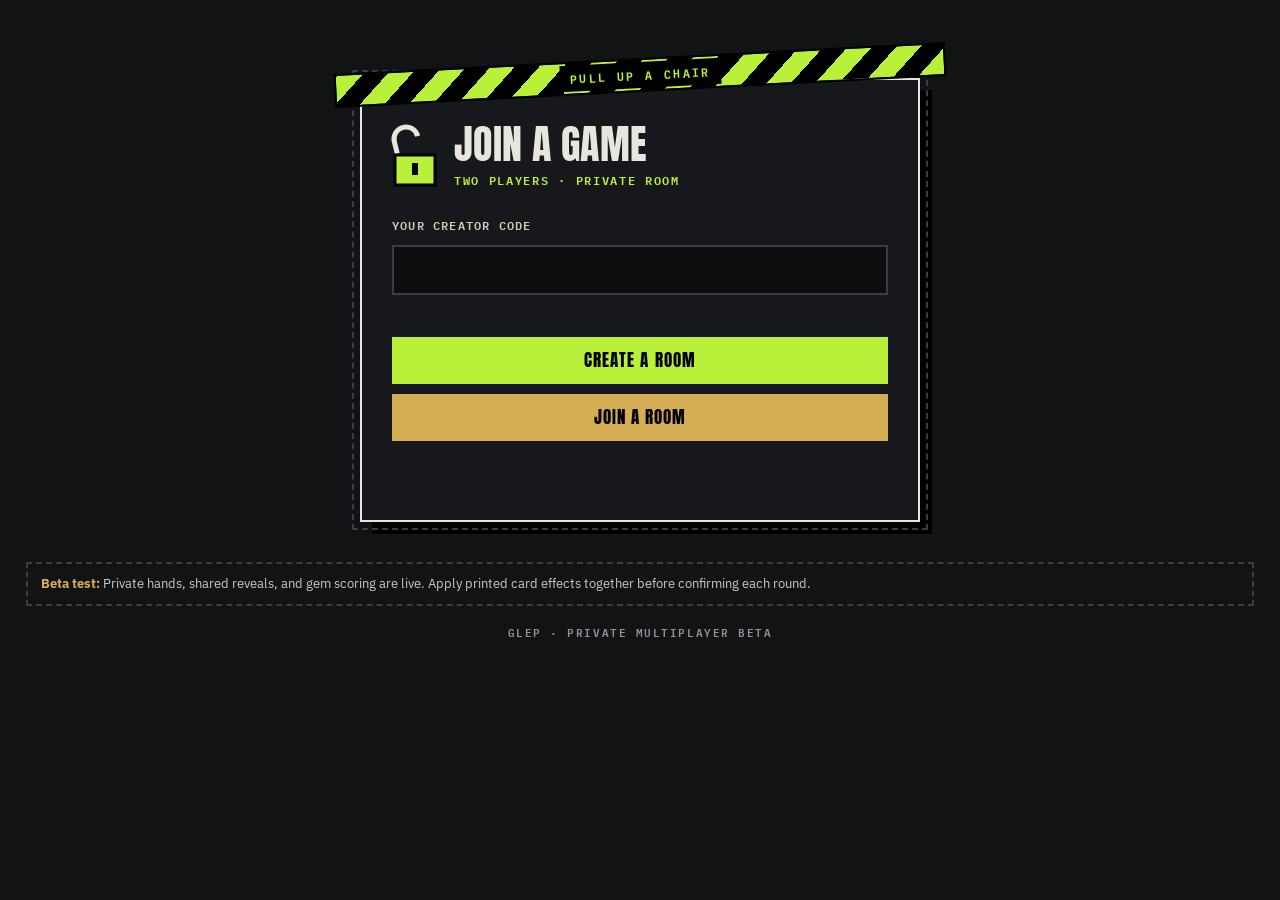
<file: beta/online-lobby.html>
<!doctype html>
<html lang="en"><head><meta charset="utf-8"><meta name="viewport" content="width=device-width, initial-scale=1"><title>The Table · Bag of Gleps</title>
<link rel="preconnect" href="https://fonts.googleapis.com"><link rel="preconnect" href="https://fonts.gstatic.com" crossorigin><link href="https://fonts.googleapis.com/css2?family=Anton&family=IBM+Plex+Mono:wght@500;600&family=IBM+Plex+Sans:wght@400;500;600;700&family=Permanent+Marker&family=Pirata+One&display=swap" rel="stylesheet"><style>
/* BAG OF GLEPS v3 · the table. Presentation only; IDs, classes and script unchanged. */
:root{color-scheme:dark;--ground:#121315;--ground-2:#17181b;--well:#0c0d0e;--line:#2a2c30;--line-2:#3a3d42;--paper:#e8e5dc;--bone:#cfcabd;--mute:#8f9298;--acid:#b8f03a;--pink:#e2187f;--blood:#c3121b;--red-text:#ff5c61;--gold:#d4ad55;
 --display:"Anton",Impact,"Arial Narrow",sans-serif;--body:"IBM Plex Sans",system-ui,sans-serif;--mono:"IBM Plex Mono",ui-monospace,monospace;--brand:"Pirata One",Georgia,serif;
 font-family:var(--body);background:var(--ground);color:var(--paper)}
*{box-sizing:border-box}
body{margin:0;min-height:0;background:var(--ground);color:var(--paper);font:16px/1.55 var(--body)}
main{max-width:1400px;margin:0 auto;padding:22px 26px 28px}
button,input{font:inherit}
.hidden{display:none}
p{color:var(--bone);line-height:1.55}
h1,h2,h3{color:var(--paper);font-family:var(--display);font-weight:400;text-transform:uppercase;letter-spacing:.01em}
h1{font-size:72px;line-height:.92;margin:6px 0 16px}
h2{font-size:34px;line-height:1;margin:6px 0 14px}
:focus-visible{outline:3px solid var(--acid);outline-offset:2px}

/* header */
header{display:flex;justify-content:space-between;align-items:center;gap:12px;padding:0 0 18px;margin-bottom:18px;border-bottom:2px solid var(--line)}
header>strong{font:400 34px/1 var(--display);text-transform:uppercase;letter-spacing:.02em}
header>strong::after{content:none}
.chip{font:600 11px var(--mono);letter-spacing:.14em;text-transform:uppercase;color:var(--acid);border:2px solid var(--acid);padding:5px 9px;background:transparent;border-radius:0}
.eyebrow{font:600 12px var(--mono);letter-spacing:.14em;text-transform:uppercase;color:var(--acid)}
.sub{font:600 11px var(--mono);letter-spacing:.14em;color:var(--mute)}

/* buttons */
button{border:2px solid var(--paper);border-radius:0;padding:13px 18px;cursor:pointer;background:transparent;color:var(--paper);font:400 17px/1 var(--display);letter-spacing:.06em;text-transform:uppercase}
button:hover:not(:disabled){background:var(--paper);color:#000}
button.primary{background:var(--acid);border-color:var(--acid);color:#000}
button.primary:hover:not(:disabled){background:#d4ff6a;border-color:#d4ff6a}
button.secondary{background:var(--gold);border-color:var(--gold);color:#000}
button.secondary:hover:not(:disabled){background:#e8c46c}
button:disabled{opacity:.4;cursor:not-allowed}
.back{border:0;background:none;padding:8px 0;color:var(--bone);font:600 12px var(--mono);letter-spacing:.1em}
.back:hover:not(:disabled){background:none;color:var(--acid)}

/* entry + join */
.panel{background:var(--ground-2);border:2px solid var(--paper);border-radius:0;padding:30px;box-shadow:12px 12px 0 #000}
#entry,#join{max-width:560px;margin:40px auto}
.actions{display:grid;gap:10px;margin-top:26px}
label{font:600 12px var(--mono);letter-spacing:.1em;text-transform:uppercase;color:var(--bone)}
input{background:var(--well);border:2px solid var(--line-2);color:var(--paper);border-radius:0;padding:13px;width:100%;margin:8px 0 16px;font:16px var(--body)}
input:focus{border-color:var(--acid);outline:0}
#joinCode{font:600 28px var(--mono);letter-spacing:.35em;color:var(--acid);text-transform:uppercase}
.status{min-height:22px;margin-top:14px;font:500 13px var(--mono);color:var(--red-text)}
#copyStatus,#gameStatus{color:var(--acid)}

/* lobby */
#lobby{background:transparent;border:0;box-shadow:none;padding:0}
.room-toolbar{display:flex;align-items:center;justify-content:space-between;gap:14px;flex-wrap:wrap;margin-bottom:16px}
.room-toolbar .room-actions{display:flex;align-items:center;gap:10px}
.code{font:600 16px var(--mono);letter-spacing:.3em;color:var(--acid);background:var(--well);border:2px dashed var(--line-2);padding:8px 12px;user-select:all;text-align:center}
.room-toolbar button{padding:9px 12px;font-size:14px}
.room-toolbar .back{padding:9px 0;font-size:12px}
.lobby-intro{margin-bottom:6px}
.lobby-players{display:flex;gap:26px;flex-wrap:wrap}
.player{display:flex;align-items:center;gap:10px;padding:8px 0;font:400 20px var(--display);text-transform:uppercase;letter-spacing:.03em}
.dot{width:12px;height:12px;border-radius:0;background:var(--acid)}
.waiting{background:var(--line-2)}
.match-active .lobby-intro,.match-active .lobby-players{display:none}
#gameBoard{border:0;padding:0;margin:12px 0 0}

/* the table */
.table-layout,.pregame{display:grid;grid-template-columns:minmax(0,1fr) 290px;gap:22px;align-items:start}
.pregame{align-items:stretch}
.table-main{min-width:0}
.felt{position:relative;background:
  radial-gradient(ellipse at 50% 45%,#202a1d 0,#141a12 62%,#0d110c 100%);
 border:2px solid var(--paper);padding:22px 26px;min-height:440px;display:flex;flex-direction:column;gap:18px;justify-content:space-between;box-shadow:12px 12px 0 #000}
.felt::before{content:"";position:absolute;inset:10px;border:2px dashed #ffffff1c;pointer-events:none}
.felt::after{content:"";position:absolute;inset:0;pointer-events:none;opacity:.25;mix-blend-mode:overlay;background-image:url("data:image/svg+xml,%3Csvg xmlns='http://www.w3.org/2000/svg' width='200' height='200'%3E%3Cfilter id='n'%3E%3CfeTurbulence type='fractalNoise' baseFrequency='.85' numOctaves='3' stitchTiles='stitch'/%3E%3C/filter%3E%3Crect width='100%25' height='100%25' filter='url(%23n)'/%3E%3C/svg%3E")}
.felt>*{position:relative;z-index:1}
.felt h2{font-size:44px;margin:16px 0 4px}
.player-strip{display:flex;align-items:center;justify-content:space-between;gap:14px}
.player-identity{display:flex;gap:12px;align-items:center}
.avatar{display:grid;place-items:center;width:42px;height:42px;border:2px solid var(--paper);background:#000;border-radius:0;font:400 22px var(--display);color:var(--acid)}
.player-identity strong{font:400 24px/1 var(--display);text-transform:uppercase;letter-spacing:.03em}
.player-strip small{display:block;font:600 11px var(--mono);letter-spacing:.12em;text-transform:uppercase;margin-top:5px}
.player-state{color:var(--acid)}
.player-gems{white-space:nowrap;font:400 26px var(--display);color:var(--gold);letter-spacing:.03em}
.table-center{display:flex;align-items:center;justify-content:center;gap:40px}
.face-down-pair{display:flex;gap:12px}
.card-back{width:92px;aspect-ratio:5/7;border:2px solid var(--paper);border-radius:0;display:grid;place-items:center;font:400 26px var(--brand);letter-spacing:0;color:var(--acid);background:repeating-linear-gradient(45deg,#000 0 7px,#151a10 7px 9px);box-shadow:5px 5px 0 #000;text-shadow:0 0 0 #000,2px 2px 0 #000}
.face-down-pair .card-back:nth-child(1){transform:rotate(-4deg)}.face-down-pair .card-back:nth-child(2){transform:rotate(3deg)}
.gem-prize{text-align:center;min-width:120px;color:var(--gold)}
.gem-prize span,.gem-prize small{display:block;font:600 11px var(--mono);letter-spacing:.14em;text-transform:uppercase;color:var(--bone)}
.gem-prize strong{display:block;font:400 76px/1 var(--display);color:var(--gold);margin:6px 0 2px}
.play-slots{display:flex;justify-content:center;gap:16px}
.play-slot{width:160px;min-height:150px;border:2px dashed #ffffff55;border-radius:0;padding:18px 12px;color:var(--bone);text-align:center;display:flex;align-items:center;justify-content:center;flex-direction:column;gap:8px;background:#0000002a}
.play-slot small{font:600 11px var(--mono);letter-spacing:.14em;text-transform:uppercase}
.play-slot strong{font:400 20px/1.05 var(--display);text-transform:uppercase;letter-spacing:.03em;color:var(--paper)}
.play-slot.has-card{border:2px solid var(--acid);background:#000a}
.play-slot.has-card small:first-child{color:var(--acid)}

/* hand */
.hand-heading{display:flex;justify-content:space-between;gap:12px;align-items:baseline;margin:30px 0 14px;border-bottom:2px solid var(--paper);padding-bottom:10px}
.hand-heading h3{font-size:30px;margin:0}
.hand-heading small{font:600 11px var(--mono);letter-spacing:.12em;text-transform:uppercase;color:var(--acid)}
.hand-row{display:grid;grid-template-columns:repeat(4,minmax(0,1fr));gap:16px}
.game-card{position:relative;background:var(--well);border:2px solid #34373c;border-radius:0;overflow:visible;padding:0;display:flex;flex-direction:column;min-width:0;gap:0;text-align:left;color:var(--paper);transition:transform .15s,border-color .15s}
.game-card:hover{border-color:var(--bone)}
.game-card.selected{transform:translateY(-10px);border-color:var(--acid);box-shadow:8px 8px 0 #000}
.game-card.selected::after{content:"PICKED";position:absolute;top:-12px;right:-8px;background:var(--acid);color:#000;font:600 11px var(--mono);letter-spacing:.14em;padding:4px 8px;transform:rotate(4deg)}
.card-type{font:600 11px var(--mono);letter-spacing:.14em;color:var(--bone);padding:8px 10px;border-bottom:2px solid #34373c}
.game-card:has(img[alt]) .card-type{background:transparent}
.card-pick{display:block;background:transparent;color:inherit;padding:0;border:0;border-radius:0;text-align:left;font:inherit;text-transform:none;letter-spacing:0;min-width:0;width:100%}
.card-pick:hover:not(:disabled){background:transparent;color:inherit}
.card-pick img{width:100%;height:170px;object-fit:contain;background:#fff;display:block;border-radius:0}
.card-pick img.rendered{height:auto;aspect-ratio:5/7}
.card-title{display:block;padding:10px 10px 2px;font:400 19px/1.05 var(--display);text-transform:uppercase;letter-spacing:.02em;min-height:44px;overflow-wrap:anywhere}
.card-stats{display:flex;justify-content:space-between;gap:6px;padding:6px 10px 10px;font:600 12px var(--mono);color:var(--bone)}
.card-details{border:0;border-top:2px solid #34373c;border-radius:0;background:transparent;color:var(--mute);padding:9px;font:600 11px var(--mono);letter-spacing:.12em;margin-top:auto}
.card-details:hover:not(:disabled){background:var(--paper);color:#000}
.game-card button:disabled{opacity:.7;cursor:default}
.fate-wrap{border-color:var(--gold)}.fate-wrap .card-type{color:var(--gold)}

/* sidebar */
.round-sidebar{background:var(--ground-2);border:2px solid var(--line);border-radius:0;padding:20px;display:flex;flex-direction:column;gap:18px;position:sticky;top:16px;min-width:0}
.round-sidebar h3{margin:0 0 6px;font-size:22px}
.round-sidebar p{margin:0;font-size:14px;color:var(--bone);line-height:1.6}
.sidebar-heading{display:flex;align-items:baseline;justify-content:space-between;gap:12px;padding-bottom:14px;border-bottom:2px solid var(--paper)}
.sidebar-heading strong{font:400 32px/1 var(--display);text-transform:uppercase}
.sidebar-phase{font:600 11px var(--mono);letter-spacing:.12em;text-transform:uppercase;color:#000;background:var(--acid);padding:4px 7px}
.combination{padding:14px 0;border-top:2px solid var(--line);border-bottom:2px solid var(--line)}
.total-line{display:flex;align-items:center;justify-content:space-between;margin-top:8px;font:600 13px var(--mono)}
.total-line span{color:var(--mute);text-transform:uppercase;letter-spacing:.1em;font-size:11px}
.total-line strong{font:400 26px var(--display);color:var(--gold)}
.deck-counts{display:flex;justify-content:space-between;gap:10px;border-top:2px solid var(--line);padding-top:14px;font:600 11px var(--mono);letter-spacing:.1em;text-transform:uppercase;color:var(--mute)}
.deck-counts strong{display:block;color:var(--paper);margin-top:4px;font:400 20px var(--display);letter-spacing:.03em}
#gameBoard .round-sidebar button.primary{margin:0;padding:15px;width:100%;font-size:19px}
.round-sidebar button{font-size:15px;padding:12px}
.round-sidebar input{margin:6px 0 12px;padding:10px}
.round-sidebar label{font-size:11px}

/* reveal */
.revealed-cards{display:flex;justify-content:center;gap:14px;flex-wrap:wrap}
.revealed-cards .game-card{width:clamp(120px,15vw,170px)}
.revealed-cards .card-pick img{height:140px}
.revealed-cards .card-pick img.rendered{height:auto}
.revealed-cards .card-title{font-size:16px;min-height:0}
.duel-divider{display:flex;align-items:center;justify-content:center;gap:18px;text-align:center}
.duel-divider::before,.duel-divider::after{content:"";flex:1;height:2px;background:repeating-linear-gradient(90deg,var(--blood) 0 10px,transparent 10px 16px)}
.duel-divider .gem-prize strong{font-size:52px}
.round-result{color:var(--gold);font:400 26px var(--display);text-align:center;margin:0;text-transform:uppercase}
.pregame .felt{min-height:380px;align-items:center;justify-content:center;text-align:center}
.pregame .felt p{max-width:440px;color:var(--bone);font-size:16px}

/* misc */
.notice{border:2px dashed var(--line-2);padding:10px 13px;background:transparent;color:var(--bone);font-size:13px;margin:26px 0 0}
.notice b{color:var(--gold)}
footer{text-align:center;color:var(--mute);font:600 11px var(--mono);letter-spacing:.14em;text-transform:uppercase;margin-top:16px}
dialog#cardInspector{background:var(--ground-2);color:var(--paper);border:2px solid var(--paper);border-radius:0;max-width:440px;width:calc(100% - 28px);max-height:90vh;padding:22px;box-shadow:12px 12px 0 #000}
#cardInspector::backdrop{background:#000d}
#cardInspector h2{font-size:34px}
#cardInspector img{width:100%;max-height:52vh;object-fit:contain;background:#fff}
#cardInspector p{font-size:15px;white-space:pre-wrap}
#cardInspector .inspector-close{float:right;margin-bottom:14px;padding:8px 12px;font-size:14px}
.scoreboard{display:grid;gap:8px;padding:16px;background:var(--well);border:2px solid var(--line)}
.round-message{background:var(--well);padding:14px;border-left:3px solid var(--acid)}
@media(min-width:1200px){.felt{min-height:460px}}
@media(max-width:850px){.table-layout,.pregame{grid-template-columns:minmax(0,1fr) 230px;gap:14px}.round-sidebar{padding:15px}.felt{padding:18px}.hand-row{gap:10px}.card-pick img{height:120px}.revealed-cards .game-card{width:130px}h1{font-size:56px}}
@media(max-width:680px){main{padding:14px 12px 22px}header>strong{font-size:26px}.table-layout,.pregame{grid-template-columns:1fr}.round-sidebar{position:static}.hand-row{grid-template-columns:repeat(2,minmax(0,1fr));gap:12px}.card-pick img{height:150px}.felt{padding:18px 14px;min-height:370px;gap:20px;box-shadow:6px 6px 0 #000}.card-back{width:66px;font-size:20px}.table-center{gap:22px}.play-slot{width:130px;min-height:125px}.gem-prize strong{font-size:56px}.hand-heading{align-items:start;flex-direction:column;gap:4px}.room-toolbar .room-actions{flex-wrap:wrap}.revealed-cards .game-card{width:calc(50% - 8px);max-width:170px}.pregame .felt{min-height:260px}#entry,#join{margin:20px auto}.panel{padding:22px;box-shadow:6px 6px 0 #000}h1{font-size:48px}}
@media(prefers-reduced-motion:reduce){.game-card{transition:none}}

/* entry panel = the join screen (taped box, open padlock) */
#entry{position:relative;margin-top:56px;padding-top:34px}
#entry::before{content:"";position:absolute;inset:-10px;border:2px dashed var(--line-2);pointer-events:none}
#entry .tape{position:absolute;left:-28px;right:-28px;top:-22px;height:34px;background:repeating-linear-gradient(-45deg,var(--acid) 0 18px,#000 18px 36px);transform:rotate(-3deg);border:2px solid #000;display:flex;align-items:center;justify-content:center}
#entry .tape span{text-transform:uppercase;background:#000;color:var(--acid);font:600 12px var(--mono);letter-spacing:.2em;padding:3px 10px}
#entry .padlock{display:flex;align-items:center;gap:16px;margin:10px 0 22px}
#entry .padlock svg{flex:none;overflow:visible}
#entry .padlock h1{margin:0 0 6px;font-size:40px;line-height:1}
#entry #accessIdentity{color:var(--acid)}
#entry #accessIdentity::before{content:"";display:inline-block;width:9px;height:9px;background:var(--acid);margin-right:8px;vertical-align:1px}
@media(max-width:680px){#entry .tape{left:-8px;right:-8px}#entry .padlock h1{font-size:32px}}
/* the site's big headline already names the table on the entry screens */
body:has(#entry:not(.hidden)) header,body:has(#join:not(.hidden)) header{display:none}
</style></head><body><main><header><strong>The Table</strong><span class="chip">ONLINE GAME · BETA</span></header>
<section id="entry" class="panel"><div class="tape"><span>Pull up a chair</span></div><div class="padlock"><svg width="46" height="60" viewBox="0 0 46 60" aria-hidden="true"><path d="M11 28V16a12 12 0 0 1 24 0" fill="none" stroke="#e8e5dc" stroke-width="5" transform="translate(-9 -4) rotate(-14 23 16)"/><rect x="3" y="28" width="40" height="30" fill="#b8f03a" stroke="#000" stroke-width="3"/><rect x="20" y="36" width="6" height="12" fill="#000"/></svg><div><h1>Join a game</h1><div class="eyebrow">Two players · private room</div></div></div><div id="entryAccess"><label for="entryCreatorCode">Your creator code</label><input id="entryCreatorCode" type="password" minlength="6" maxlength="100" autocomplete="off"></div><p id="accessIdentity" class="sub" hidden></p><div class="actions"><button id="create" class="primary">Create a Room</button><button id="joinStart" class="secondary">Join a Room</button></div><p class="status" id="entryStatus" role="status"></p></section>
<section id="join" class="panel hidden"><button class="back" data-back="entry">← Back</button><h2>Join a room</h2><p>Enter your friend's six-character room code.</p><div id="joinAccess"><label for="joinCreatorCode">Your creator code</label><input id="joinCreatorCode" type="password" minlength="6" maxlength="100" autocomplete="off"></div><label for="joinCode">Room code</label><input id="joinCode" maxlength="6" autocapitalize="characters" autocomplete="off" spellcheck="false" placeholder="GLEP42"><button id="joinDemo" class="primary">Join Room</button><p class="status" id="joinStatus" role="status"></p></section>
<section id="lobby" class="panel hidden">
<div class="room-toolbar"><button class="back" id="leave">← Leave table</button><div class="room-actions"><span class="sub">PRIVATE ROOM</span><div class="code" id="roomCode"></div><button id="copy">Copy code</button></div></div>
<div class="lobby-intro"><h2>Waiting at the table</h2></div>
<div class="lobby-players"><div class="player"><span class="dot"></span><strong id="playerName"></strong></div><div class="player"><span class="dot waiting"></span><strong></strong></div></div>
<p class="status" id="copyStatus" role="status"></p><div id="gameBoard"></div><p class="status" id="gameStatus" role="status"></p></section>
<dialog id="cardInspector" aria-label="Card details"></dialog>
<p class="notice"><b>Beta test:</b> Private hands, shared reveals, and gem scoring are live. Apply printed card effects together before confirming each round.</p><footer>GLEP · Private multiplayer beta</footer></main>
<script>
const $=id=>document.getElementById(id);
const API="https://chfzvfyigycpkcsxbscu.supabase.co/functions/v1/glep-beta-rooms";
const pages=["entry","join","lobby"];
let canStartGame=false;let roomReady=false;let token="",code="",timer=null,generation=0,refreshing=false,busy=false;
const show=id=>pages.forEach(p=>$(p).classList.toggle("hidden",p!==id));
const notice=(id,message)=>{$(id).textContent=message;};
function stop(){if(timer)clearInterval(timer);timer=null;}
function controls(){["create","joinStart","joinDemo"].forEach(id=>$(id).disabled=busy);$("leave").disabled=busy||!token;document.querySelectorAll("#gameBoard button").forEach(b=>{if(busy)b.disabled=true;});}
function clearRoom(){roomReady=false;currentGame=null;gameFingerprint="";$("gameBoard").replaceChildren();code="";$("roomCode").textContent="";document.querySelectorAll("#lobby .player").forEach(p=>p.replaceChildren());}
async function call(action,data={}){
 if(!token)throw Error("Enter your creator code to continue.");
 const current=generation;
 const res=await fetch(API,{method:"POST",headers:{"Content-Type":"application/json","Authorization":"Bearer "+token},body:JSON.stringify({action,...data}),cache:"no-store"});
 const body=await res.json();
 if(current!==generation)throw Error("Session changed.");
 if(res.status===401){token="";forgetSession();generation++;stop();clearRoom();show("entry");updateAccess();controls();notice("entryStatus","Session expired. Enter your creator code to continue.");}
 if(!res.ok||!body.ok)throw Error(body.error||"Request failed");
 return body;
}
function render(data){
 if(!data.room){stop();clearRoom();show("entry");return;}
 roomReady=data.room.status==="ready";code=data.room.code;$("roomCode").textContent=code;
 const players=data.players||[];
 document.querySelectorAll("#lobby .player").forEach((row,i)=>{
  const dot=document.createElement("span");dot.className="dot"+(players[i]?"":" waiting");
  const name=document.createElement("strong");name.textContent=players[i]||"Waiting for another player…";
  row.replaceChildren(dot,name);
 });
 $("lobby").querySelector("h2").textContent=players.length===2?"Both players are at the table":"Waiting at the table";
 show("lobby");renderGame(data);
}
async function refresh(){
 if(refreshing||busy||!token)return;
 refreshing=true;const current=generation;
 try{const data=await call("status");if(current===generation){render(data);notice("copyStatus","");}}
 catch(e){if(current===generation){const id=$("lobby").classList.contains("hidden")?"entryStatus":"copyStatus";notice(id,e.message);}}
 finally{refreshing=false;}
}
// The main site says when its Game page is shown or hidden, so the lobby stops calling the server while you're on other pages.
let pageShown=true;
window.addEventListener("message",e=>{if(e.source!==parent||e.origin!==location.origin||e.data?.kind!=="glep-game-page")return;const was=pageShown;pageShown=!!e.data.shown;if(pageShown&&!was)refresh();});
function startPoll(){stop();timer=setInterval(()=>{if(!document.hidden&&pageShown)refresh()},3000);refresh();}

let creatorName="";
// The game session is kept for this browser tab only, so a refresh rejoins the same seat instead of leaving a "ghost" player in the room.
const SESSION_KEY="glep-beta-session";
function rememberSession(){try{sessionStorage.setItem(SESSION_KEY,JSON.stringify({token,creator:creatorName}));}catch{}}
function forgetSession(){try{sessionStorage.removeItem(SESSION_KEY);}catch{}}
function restoreSession(){try{const s=JSON.parse(sessionStorage.getItem(SESSION_KEY)||"null");if(s&&/^[a-f0-9]{64}$/.test(s.token||"")&&["Billy","Francesca"].includes(s.creator)){token=s.token;creatorName=s.creator;return true;}}catch{}return false;}
function updateAccess(){
 $("entryAccess").hidden=!!token;$("joinAccess").hidden=!!token;
 $("accessIdentity").hidden=!token;$("accessIdentity").textContent=token?"Playing as "+creatorName:"";
}
async function ensureAccess(action){
 if(token)return;
 if(action!=="create"&&action!=="join")throw Error("Enter your creator code to continue.");
 const field=action==="join"?$("joinCreatorCode"):$("entryCreatorCode");
 const creatorCode=field.value.trim();
 if(creatorCode.length<6||creatorCode.length>100){field.focus();throw Error("Enter your creator code to "+(action==="join"?"join":"create")+" a room.");}
 const res=await fetch(API,{method:"POST",cache:"no-store",headers:{"Content-Type":"application/json"},body:JSON.stringify({action:"login",code:creatorCode})});
 const data=await res.json();
 if(!res.ok||!data.ok||!["Billy","Francesca"].includes(data.creator)||!/^[a-f0-9]{64}$/.test(data.token||""))throw Error(data.error||"Unable to verify your creator code.");
 token=data.token;creatorName=data.creator;rememberSession();
 $("entryCreatorCode").value="";$("joinCreatorCode").value="";updateAccess();
}

async function act(action,data,errorId){
 if(busy)return;
 busy=true;controls();const current=generation;notice(errorId,"");
 try{await ensureAccess(action);const response=await call(action,data);if(current!==generation)return;
  if(action==="leave"){stop();clearRoom();show("entry");}
  else{if(response.room)render(response);else show("lobby");if(Object.prototype.hasOwnProperty.call(response,"game"))renderGame(response);}
 }catch(e){if(current===generation)notice(errorId,e.message);}
 finally{busy=false;controls();if(token&&current===generation&&action!=="leave"){renderGame({game:currentGame,canStart:canStartGame},true);startPoll();}}
}
document.addEventListener("visibilitychange",()=>{if(!document.hidden)refresh();});
$("create").onclick=()=>act("create",{},"entryStatus");
$("joinStart").onclick=()=>{$("joinCreatorCode").value=$("entryCreatorCode").value;notice("joinStatus","");show("join");$("joinCode").focus();};
document.querySelectorAll("[data-back]").forEach(b=>b.onclick=()=>show(b.dataset.back));
$("joinDemo").onclick=()=>{const entered=$("joinCode").value.trim().toUpperCase();if(!/^[A-Z2-9]{6}$/.test(entered))return notice("joinStatus","Enter a six-character room code.");act("join",{code:entered},"joinStatus");};
$("joinCode").addEventListener("keydown",e=>{if(e.key==="Enter")$("joinDemo").click();});
$("leave").onclick=()=>act("leave",{},"copyStatus");
$("copy").onclick=async()=>{try{await navigator.clipboard.writeText(code);notice("copyStatus","Code copied.");}catch{notice("copyStatus","Select the room code above to copy manually.");}};


let currentGame=null,gameFingerprint="",selection={attack:null,modifier:null},selectionRound=0;
const cardRenderCache=new Map();
const node=(tag,text,cls)=>{const el=document.createElement(tag);if(text!==undefined)el.textContent=text;if(cls)el.className=cls;return el;};
function button(text,fn,cls){const el=node("button",text,cls||"");el.type="button";el.disabled=busy;el.onclick=fn;return el;}
function textLine(host,text,cls){const el=node("p",text,cls);host.append(el);return el;}
function cardImage(card,img){
 img.alt=card.name;img.loading="lazy";if(card.art)img.src=card.art;else img.hidden=true;
 try{if(typeof parent.glepRenderCard==="function"){
  const key=JSON.stringify(card);
  if(!cardRenderCache.has(key))cardRenderCache.set(key,Promise.resolve(parent.glepRenderCard({...card,image:card.art||"",strokes:[]})));
  cardRenderCache.get(key).then(src=>{if(src&&img.isConnected){img.src=src;img.hidden=false;img.classList.add("rendered");}}).catch(()=>{});
 }}catch{}
}
function inspectCard(card){
 const dialog=$("cardInspector");dialog.replaceChildren();
 const close=button("Close",()=>dialog.close(),"inspector-close");dialog.append(close,node("h2",card.name));
 const img=node("img");cardImage(card,img);dialog.append(img);
 textLine(dialog,card.type.toUpperCase()+" · "+card.damage+" damage"+(card.type==="fate"?"":" · "+card.stars+" stars"));
 textLine(dialog,card.effect||"");
 const elements=[card.element1,card.element2].filter(e=>e&&e!=="None");if(elements.length)textLine(dialog,elements.join(" · "));
 if(!dialog.open)dialog.showModal();
}
function drawCard(card,selectable=false,selected=false,onSelect,locked=false){
 const el=node("article",undefined,"game-card"+(selected?" selected":"")+(card.type==="fate"?" fate-wrap":""));
 const type=node("div",card.type.toUpperCase(),"card-type");el.append(type);
 const pick=button("",selectable?onSelect:()=>inspectCard(card),"card-pick");
 pick.disabled=busy||locked;pick.setAttribute("aria-label",(selectable?"Select ":"Inspect ")+card.name);
 if(selectable)pick.setAttribute("aria-pressed",String(selected));
 const img=node("img");cardImage(card,img);pick.append(img,node("strong",card.name,"card-title"));el.append(pick);
 const stats=node("div",undefined,"card-stats");stats.append(node("span",card.damage+" damage"));if(card.type!=="fate")stats.append(node("span",card.stars+" stars"));el.append(stats);
 const details=button("View card",()=>inspectCard(card),"card-details");details.disabled=false;el.append(details);
 return el;
}
async function gameAction(action,data={}){
 const round=currentGame?.round,revision=currentGame?.revision;
 await act(action,{round,revision,...data},"gameStatus");
}
function prize(pool){const p=node("div",undefined,"gem-prize");p.append(node("span","ROUND PRIZE","small"),node("strong",String(pool)),node("small","gems"));return p;}
function strip(player,state){
 const el=node("div",undefined,"player-strip"),identity=node("div",undefined,"player-identity");
 identity.append(node("span",player.name.slice(0,1).toUpperCase(),"avatar"));
 const label=node("div");label.append(node("strong",player.name+(player.you?" · You":"")),node("small",state,"player-state"));identity.append(label);
 el.append(identity,node("strong",player.gems+" / "+currentGame.target+" gems","player-gems"));return el;
}
function decks(g){
 const el=node("div",undefined,"deck-counts");for(const type of ["attack","modifier","fate"]){const d=node("div",type==="fate"?"Fate":type==="attack"?"Attack":"Modifier");d.append(node("strong",g.remaining[type]+" left"));el.append(d);}return el;
}
function sidebar(g,label){
 const aside=node("aside",undefined,"round-sidebar"),heading=node("div",undefined,"sidebar-heading");heading.append(node("strong","Round "+g.round),node("span",label,"sidebar-phase"));aside.append(heading);return aside;
}
function renderGame(data,force=false){
 if(!Object.prototype.hasOwnProperty.call(data,"game"))return;
 currentGame=data.game;canStartGame=!!data.canStart;document.body.classList.toggle("match-active",!!currentGame);
 const fingerprint=JSON.stringify([data.game,data.canStart,roomReady,busy]);
 if(!force&&fingerprint===gameFingerprint)return;
 gameFingerprint=fingerprint;
 const board=$("gameBoard");board.replaceChildren();
 if(!currentGame){
  const layout=node("div",undefined,"pregame"),table=node("div",undefined,"felt"),backs=node("div",undefined,"face-down-pair");
  backs.append(node("div","GLEP","card-back"),node("div","GLEP","card-back"));
  table.append(backs,node("h2",roomReady?"The table is ready":"Waiting at the table"));
  textLine(table,"Choose an attack and a modifier in secret. Reveal together. Win the round’s gems.");
  const aside=node("aside",undefined,"round-sidebar");aside.append(node("h3","Set up your match"));
  const label=node("label","Gem target");label.htmlFor="gemTarget";const input=node("input");input.type="number";input.id="gemTarget";input.min="1";input.max="100";input.value=String(matchTarget);input.addEventListener("input",()=>{matchTarget=input.value;});aside.append(label,input);
  const start=button("Start Game",()=>gameAction("game_start",{target:Number($("gemTarget").value)}),"primary");
  start.disabled=busy||!data.canStart||!roomReady;aside.append(start);
  textLine(aside,roomReady?"Both players are connected. Either player can start.":"Waiting for the second player to join.");
  textLine(aside,"The match ends at the target or when a player runs out of cards. Remaining ties carry the prize forward.");
  textLine(aside,"Printed effects are applied together after reveal.");
  layout.append(table,aside);board.append(layout);return;
 }
 const g=currentGame,own=g.players.find(p=>p.you),opponent=g.players.find(p=>!p.you);
 if(!own||!opponent){textLine(board,"Reconnecting to the match…");return;}
 if(selectionRound!==g.round){selection={attack:null,modifier:null};selectionRound=g.round;}
 const layout=node("div",undefined,"table-layout"),main=node("div",undefined,"table-main"),table=node("div",undefined,"felt");
 let aside=sidebar(g,g.phase==="select"?"Select cards":g.phase==="reveal"?"Reveal":g.phase==="result"?"Round result":g.phase==="finished"?"Match complete":"Player left");
 if(g.phase==="select"){
  table.append(strip(opponent,opponent.locked?"Cards locked in":"Choosing cards"));
  const center=node("div",undefined,"table-center"),backs=node("div",undefined,"face-down-pair");
  backs.append(node("div","GLEP","card-back"),node("div","GLEP","card-back"));center.append(backs,prize(g.pool));table.append(center);
  const slots=node("div",undefined,"play-slots");
  for(const type of ["attack","modifier"]){
   const card=(g.hand?.[type]||[]).find(c=>c.id===selection[type]),slot=node("div",undefined,"play-slot"+(card||own.locked?" has-card":""));
   slot.append(node("small",type.toUpperCase()),node("strong",own.locked?"Locked face down":card?card.name:"Choose a card"));
   if(card&&!own.locked)slot.append(node("small",card.damage+" damage · "+card.stars+" stars"));slots.append(slot);
  }
  table.append(slots,strip(own,own.locked?"Cards locked in":"Your move"));main.append(table);
  const heading=node("div",undefined,"hand-heading");heading.append(node("h3",own.locked?"Remaining hand":"Your hand"),node("small",own.locked?"Your selected cards stay hidden until the shared reveal":"Choose an attack + a modifier"));main.append(heading);
  const hand=node("div",undefined,"hand-row");
  for(const type of ["attack","modifier"])for(const card of g.hand?.[type]||[])hand.append(drawCard(card,true,selection[type]===card.id,()=>{selection[type]=card.id;renderGame({game:g,canStart:canStartGame},true);},own.locked));
  main.append(hand);
  aside.append(node("h3",own.locked?"Waiting for reveal":"Your move"));
  textLine(aside,own.locked?"Your cards are locked in. The reveal happens once the other player submits.":"Choose your two cards. Your opponent cannot see your selection.");
  const combo=node("div",undefined,"combination");combo.append(node("h3","Your combination"));
  const picks=["attack","modifier"].map(t=>(g.hand?.[t]||[]).find(c=>c.id===selection[t])).filter(Boolean);
  textLine(combo,own.locked?"Two cards locked face down":picks.map(c=>c.name).join(" + ")||"No cards selected");
  if(!own.locked)for(const [label,key] of [["Damage","damage"],["Stars","stars"]]){const line=node("div",undefined,"total-line");line.append(node("span",label),node("strong",picks.length?String(picks.reduce((s,c)=>s+c[key],0)):"—"));combo.append(line);}
  aside.append(combo);
  const lock=button(own.locked?"Cards locked in":"Lock In Both Cards",()=>gameAction("game_play",{attack:selection.attack,modifier:selection.modifier}),"primary");lock.disabled=busy||own.locked||picks.length!==2;aside.append(lock);
  textLine(aside,opponent.locked?opponent.name+" is ready.":opponent.name+" is choosing cards.");
 }else if(["reveal","result","finished"].includes(g.phase)){
  const groups=[opponent,own];
  for(let index=0;index<groups.length;index++){
   const p=groups[index],play=p.play;
   table.append(strip(p,play?(play.damage+play.damageAdjustment)+" damage · "+play.stars+" stars"+(play.confirmed?" · Confirmed":""):""));
   if(play){const cards=node("div",undefined,"revealed-cards");cards.append(drawCard(play.attack),drawCard(play.modifier));if(play.fate)cards.append(drawCard(play.fate));table.append(cards);}
   if(index===0){const divider=node("div",undefined,"duel-divider");divider.append(prize(g.pool));table.append(divider);}
  }
  main.append(table);
  if(g.phase==="reveal"){
   aside.append(node("h3","Resolve the effects"));
   textLine(aside,"Read both combinations. Apply the printed effects, then both confirm. Changes reset both confirmations.");
   const play=own.play,otherPlay=opponent.play;
   if(play.stars>=10&&!play.fateChosen){
    const fate=button(g.remaining.fate?"Draw One Blind Fate Card":"Fate deck empty",()=>gameAction("game_fate"),"secondary");fate.disabled=busy||!g.remaining.fate||play.confirmed||otherPlay.confirmed;aside.append(fate);
   }
   const adjustments=node("div");
   for(const [id,label,value] of [["damageAdjust","Your damage adjustment",play.damageAdjustment],["gemAdjust","Your gem adjustment",play.gemAdjustment]]){
    const l=node("label",label);l.htmlFor=id;const inp=node("input");inp.type="number";inp.min="-100";inp.max="100";inp.step="1";inp.id=id;inp.value=String(value);adjustments.append(l,inp);
   }
   adjustments.append(button("Apply Effect Adjustments",()=>gameAction("game_adjust",{damage:Number($("damageAdjust").value),gems:Number($("gemAdjust").value)})));
   aside.append(adjustments);
   const total=node("div",undefined,"combination");total.append(node("h3","Your final totals"));
   textLine(total,(play.damage+play.damageAdjustment)+" damage · "+play.stars+" stars");
   textLine(total,"Gem adjustment: "+(play.gemAdjustment>=0?"+":"")+play.gemAdjustment);aside.append(total);
   aside.append(button(play.confirmed?"Undo My Confirmation":"Confirm Round Result",()=>gameAction("game_confirm",{confirmed:!play.confirmed}),"primary"));
   textLine(aside,otherPlay.confirmed?opponent.name+" confirmed.":opponent.name+" is reviewing.");
  }else{
   const result=g.history[g.history.length-1];aside.append(node("h3",g.phase==="finished"?"Match complete":"Round complete"));
   textLine(aside,result?.winner?result.winner+" won "+result.pool+" gems.":"Damage tied. The unclaimed prize carries forward.");
   if(g.phase==="result"){
    const next=button(own.next?"Waiting for the other player…":"Ready for Next Round",()=>gameAction("game_next"),"primary");next.disabled=busy||own.next;aside.append(next);
   }else{
    textLine(aside,g.winner?g.winner+" wins!":"The match ends in a draw.");textLine(aside,g.reason||"");
    if(data.canStart)aside.append(button("Play Again",()=>gameAction("game_start",{target:g.target}),"primary"));
   }
  }
 }else{
  table.append(node("h2","A player left the match"));textLine(table,"Join the room together to start another game.");main.append(table);
  if(data.canStart&&roomReady)aside.append(button("Start New Match",()=>gameAction("game_start",{target:g.target}),"primary"));
 }
 if(g.history?.length&&g.phase==="select"){const last=g.history[g.history.length-1],section=node("div");section.append(node("h3","Last round"));textLine(section,last.winner?last.winner+" won "+last.pool+" gems.":"The prize carried forward.");aside.append(section);}
 aside.append(decks(g));layout.append(main,aside);board.append(layout);
}
let matchTarget=10;
$("cardInspector").addEventListener("click",e=>{if(e.target===$("cardInspector"))$("cardInspector").close();});
let resizeTimer=null;
function reportHeight(){clearTimeout(resizeTimer);resizeTimer=setTimeout(()=>{const height=Math.ceil(document.body.getBoundingClientRect().height);parent.postMessage({kind:"glep-beta-size",height},location.origin);},40);}
if(typeof ResizeObserver!=="undefined")new ResizeObserver(reportHeight).observe(document.body);
window.addEventListener("resize",reportHeight);
reportHeight();

const resumed=restoreSession();updateAccess();controls();if(resumed)startPoll();
</script></body></html>
</file>
<file: css/site.css>
/* ==========================================================
   BAG OF GLEPS · v3 theme (edgy sketchbook)
   Presentation only. Canvas renderer, card template, storage,
   Supabase calls and element IDs are unchanged.
   ========================================================== */
:root{
 --ground:#121315;--ground-2:#17181b;--ground-3:#1d1f23;--well:#0c0d0e;
 --line:#2a2c30;--line-2:#3a3d42;
 --paper:#e8e5dc;--bone:#cfcabd;--mute:#8f9298;
 --acid:#b8f03a;--pink:#e2187f;--blood:#c3121b;--red-text:#ff5c61;--gold:#d4ad55;
 --display:"Anton",Impact,"Arial Narrow",sans-serif;
 --body:"IBM Plex Sans",system-ui,-apple-system,"Segoe UI",sans-serif;
 --mono:"IBM Plex Mono",ui-monospace,Menlo,monospace;
 --brand:"Pirata One",Georgia,serif;
 color-scheme:dark;accent-color:var(--acid);
 font-family:var(--body);color:var(--paper);background:var(--ground);
}
*{box-sizing:border-box}
html,body{max-width:100%;overflow-x:clip}
body{margin:0;background:var(--ground);color:var(--paper);font:16px/1.55 var(--body)}
body::after{content:"";position:fixed;inset:0;pointer-events:none;z-index:90;opacity:.16;mix-blend-mode:overlay;
 background-image:url("data:image/svg+xml,%3Csvg xmlns='http://www.w3.org/2000/svg' width='220' height='220'%3E%3Cfilter id='n'%3E%3CfeTurbulence type='fractalNoise' baseFrequency='.9' numOctaves='3' stitchTiles='stitch'/%3E%3C/filter%3E%3Crect width='100%25' height='100%25' filter='url(%23n)'/%3E%3C/svg%3E")}
button,input,textarea,select{font:inherit}
button{cursor:pointer;color:inherit}
button:disabled{opacity:.4;cursor:default}
.hidden{display:none!important}
a{color:var(--acid)}
::selection{background:var(--acid);color:#000}
:focus-visible{outline:3px solid var(--acid);outline-offset:2px}
h1,h2,h3,h4{color:var(--paper)}
b,strong{color:var(--paper)}

/* ---------- shared bits ---------- */
.gx-mono{font:600 12px/1.4 var(--mono);letter-spacing:.1em;text-transform:uppercase}
.muted,.footer-note,.score-help,.score-history{color:var(--bone);font-size:14px;line-height:1.55}
.status{font:500 13px var(--mono);min-height:18px;color:var(--acid);margin-top:10px}
.separator{height:2px;background:var(--line);margin:18px 0}
.notice{font-size:14px;line-height:1.6;padding:12px 14px;border:2px dashed var(--line-2);background:transparent;color:var(--bone)}
.notice b{color:var(--paper)}

/* buttons: square, inked, loud */
.btn,.score-setup-row button,.lib-buttons button{
 display:inline-flex;align-items:center;justify-content:center;gap:6px;
 font:400 16px/1 var(--display);letter-spacing:.06em;text-transform:uppercase;white-space:nowrap;
 padding:12px 16px;border:2px solid var(--paper);border-radius:0;background:transparent;color:var(--paper);cursor:pointer;
 transition:background .1s,color .1s}
.btn:hover:not(:disabled){background:var(--paper);color:#000}
.btn.primary{background:var(--acid);border-color:var(--acid);color:#000}
.btn.primary:hover:not(:disabled){background:#d4ff6a;border-color:#d4ff6a}
.btn.accent{background:var(--blood);border-color:var(--blood);color:var(--paper)}
.btn.accent:hover:not(:disabled){background:#e0222b;border-color:#e0222b;color:#fff}
.btn.danger{border-color:var(--red-text);color:var(--red-text)}
.btn.danger:hover:not(:disabled){background:var(--blood);border-color:var(--blood);color:#fff}
.btn.small,.lib-buttons button{font-size:13px;padding:8px 10px;border-width:2px}
label.btn{cursor:pointer}
input[type=file]{font:500 13px var(--mono);color:var(--bone);max-width:100%}
input[type=file]::file-selector-button{font:400 14px var(--display);letter-spacing:.06em;text-transform:uppercase;background:transparent;color:var(--paper);border:2px solid var(--paper);padding:8px 12px;margin-right:10px;cursor:pointer}

/* fields */
.field{margin-bottom:16px}
.field>label,.field-label,.score-setup label,#feedbackPage label,.td-inspector label,#gameLoginForm label{
 display:block;font:600 12px/1.4 var(--mono);letter-spacing:.1em;text-transform:uppercase;color:var(--bone);margin:0 0 7px}
.field input:not([type=file]):not([type=checkbox]):not([type=color]):not([type=range]),.field textarea,.field select,.score-setup input,.score-setup-row input,
#feedbackPage input:not([type=file]),#feedbackPage select,#feedbackPage textarea,.deck-tools input,.deck-tools select,
#cloudArtTags,.td-inspector input:not([type=color]),.master-entry input,.master-entry select,.master-entry textarea,#masterPage input:not([type=checkbox]):not([type=file]),#cloudCardSelect{
 width:100%;background:var(--well);color:var(--paper);border:2px solid var(--line-2);border-radius:0;padding:11px 12px;font:16px/1.4 var(--body);outline:0}
.field input:focus,.field textarea:focus,.field select:focus,#feedbackPage :is(input,select,textarea):focus,.deck-tools :is(input,select):focus,#masterPage input:focus,.td-inspector input:focus,.score-setup input:focus,.score-setup-row input:focus{border-color:var(--acid)}
input::placeholder,textarea::placeholder{color:#6d7076;opacity:1}
.field textarea{min-height:100px;resize:vertical}
select option{background:var(--ground-2);color:var(--paper)}
.grid2{display:grid;grid-template-columns:1fr 1fr;gap:12px}
.stat-range-hint{font:500 12px var(--mono);color:var(--mute);margin-top:6px}
.field input#damage,.field input#stars{font:400 30px/1 var(--display)!important;letter-spacing:.04em;min-height:58px;text-align:left}
#damageChips,#starsChips{display:none!important}
input[type=checkbox],input[type=radio]{accent-color:var(--acid);width:16px;height:16px;vertical-align:-3px;margin-right:6px}

/* panels */
.panel{background:var(--ground-2);border:2px solid var(--line);border-radius:0;padding:24px;color:var(--paper);box-shadow:none}
.panel h2,.feature-page h2,.lib-head h2,.preview-label h2{font:400 40px/1 var(--display);text-transform:uppercase;letter-spacing:.01em;margin:0 0 10px;color:var(--paper)}
.panel h2 .muted,.lib-head h2 .muted,.feature-page h2 .muted{font:500 14px var(--mono);color:var(--acid);letter-spacing:.08em;vertical-align:middle;margin-left:6px}
.panel h3{font:400 24px/1.05 var(--display);text-transform:uppercase;letter-spacing:.02em;margin:22px 0 10px}

/* ---------- global bar (new markup) ---------- */
.gx-bar{position:sticky;top:0;z-index:60;display:flex;align-items:center;gap:18px;padding:14px clamp(16px,4vw,56px);background:var(--ground);border-bottom:2px solid var(--line)}
.gx-brand{font:400 34px/1 var(--brand);color:var(--paper);background:none;border:0;padding:0;white-space:nowrap;display:flex;align-items:baseline;gap:10px}
.gx-brand small{font:600 10px var(--mono);letter-spacing:.16em;color:var(--acid);text-transform:uppercase}
.gx-nav{display:flex;gap:2px;margin-left:auto;flex-wrap:wrap}
.gx-nav button{background:transparent;border:0;color:var(--bone);font:600 15px var(--body);padding:8px 11px;white-space:nowrap}
.gx-nav button:hover{color:var(--paper);background:var(--ground-3)}
.gx-nav button.on{background:var(--acid);color:#000}
.gx-nav{align-items:center}
.gx-group{position:relative}
.gx-group-btn::after{content:"";display:inline-block;width:0;height:0;margin-left:7px;vertical-align:2px;border:5px solid transparent;border-top-color:currentColor;border-bottom:0}
.gx-group.open .gx-group-btn::after{transform:rotate(180deg)}
.gx-group.current>.gx-group-btn{color:var(--paper);box-shadow:inset 0 -3px 0 var(--acid)}
.gx-group.open>.gx-group-btn{background:var(--ground-3);color:var(--paper)}
.gx-drop{position:absolute;top:100%;left:0;z-index:80;min-width:190px;padding:6px 0;margin-top:6px;background:var(--ground);border:2px solid var(--paper);box-shadow:6px 6px 0 #000;display:flex;flex-direction:column}
.gx-drop[hidden]{display:none}
.gx-drop::before{content:"";position:absolute;left:0;right:0;top:-10px;height:10px}
.gx-nav .gx-drop button{text-align:left;padding:10px 16px;font:600 15px var(--body);color:var(--bone)}
.gx-nav .gx-drop button:hover{background:var(--ground-3);color:var(--paper)}
.gx-nav .gx-drop button.on{background:var(--acid);color:#000}
.gx-side{display:flex;gap:4px;border-left:2px solid var(--line);padding-left:14px}
.gx-side button{background:transparent;border:0;color:var(--mute);font:600 11px var(--mono);letter-spacing:.1em;text-transform:uppercase;padding:8px 6px;white-space:nowrap}
.gx-side button:hover,.gx-side button.on{color:var(--acid)}
.gx-menu{display:none;margin-left:auto;background:transparent;border:2px solid var(--paper);color:var(--paper);font:400 16px var(--display);letter-spacing:.08em;text-transform:uppercase;padding:9px 14px}

/* old chrome: the bar replaces it */
#menuToggle{display:none!important}
#menuShade{position:fixed;inset:0;background:#000c;z-index:70}
#sideNav{position:fixed;left:0;top:0;bottom:0;z-index:71;transform:translateX(-105%);transition:transform .18s ease;width:min(84vw,320px);background:var(--ground);border-right:2px solid var(--acid);padding:18px 14px;display:flex;flex-direction:column;gap:2px;overflow:auto}
#sideNav.open{transform:translateX(0)}
#sideNav .side-title{display:flex;align-items:center;justify-content:space-between;font:400 30px var(--brand);letter-spacing:0;padding:4px 8px 18px;color:var(--paper)}
#sideNav .side-title{font-size:0}#sideNav .side-title::before{content:"Bag of Gleps";font-size:30px}
#menuClose{background:transparent;color:var(--paper);border:0;font-size:32px}
#sideNav button[data-go]{text-align:left;color:var(--bone);background:transparent;border:0;border-radius:0;padding:13px 12px;font:400 20px var(--display);letter-spacing:.04em;text-transform:uppercase}
#sideNav button[data-go].selected{background:var(--acid);color:#000}
#sideNav .side-group{font:600 11px var(--mono);letter-spacing:.14em;text-transform:uppercase;color:var(--acid);padding:16px 12px 4px;border-top:2px solid var(--line);margin-top:8px}
#sideNav button[data-go]{padding-top:10px;padding-bottom:10px}
#sideNav .side-caption{font:500 12px/1.6 var(--mono);color:var(--mute);margin:20px 10px}

/* page header (editor toolbar) */
body>header{display:flex;align-items:flex-end;justify-content:space-between;gap:16px;flex-wrap:wrap;max-width:1340px;margin:0 auto;padding:34px clamp(16px,4vw,56px) 4px;background:none;border:0;box-shadow:none;position:relative}
body>header::before,body>header::after{content:none!important;display:none!important}
body>header h1{font:400 64px/.9 var(--display);text-transform:uppercase;margin:0;letter-spacing:.005em;color:var(--paper);text-shadow:none}
body>header small{display:block;font:600 12px var(--mono);letter-spacing:.12em;text-transform:uppercase;color:var(--acid);margin-bottom:10px}
body>header>div:first-child{display:flex;flex-direction:column-reverse}
.top-actions{display:flex;gap:8px;flex-wrap:wrap}
body:not([data-page="cards"])>header{display:none!important}

/* ---------- routing (unchanged behaviour) ---------- */
body[data-page="gallery"] .layout,body[data-page="gallery"] .library,body[data-page="gallery"] #scorePage,body[data-page="decks"] .layout,body[data-page="decks"] .library,body[data-page="decks"] #scorePage{display:none!important}
body:not([data-page="gallery"]) #galleryPage,body:not([data-page="decks"]) #decksPage{display:none!important}
body[data-page="shared"] .layout,body[data-page="shared"] .library,body[data-page="shared"] #scorePage{display:none!important}
body:not([data-page="shared"]) #sharedPage{display:none!important}
body[data-page="score"] .layout,body[data-page="score"] .library{display:none!important}
body:not([data-page="score"]) #scorePage{display:none!important}
body:not([data-page="shared"]):not([data-page="gallery"]) #cloudAccount{display:none!important}
body[data-page="shared"] #cloudAccount{display:none!important}
body:not([data-page="master"]) #masterPage{display:none!important}
body[data-page="master"] .layout,body[data-page="master"] .library,body[data-page="master"] #scorePage{display:none!important}
body[data-page="feedback"] .layout,body[data-page="feedback"] .library,body[data-page="feedback"] #scorePage{display:none!important}
body:not([data-page="feedback"]) #feedbackPage{display:none!important}
body[data-page="wiki"] .layout,body[data-page="wiki"] .library,body[data-page="wiki"] #scorePage{display:none!important}
body:not([data-page="wiki"]) #wikiPage{display:none!important}
body[data-page="leaderboard"] .layout,body[data-page="leaderboard"] .library,body[data-page="leaderboard"] #scorePage{display:none!important}
body:not([data-page="leaderboard"]) #leaderboardPage{display:none!important}
body[data-page="home"]>.layout,body[data-page="home"]>.library,body[data-page="home"]>#scorePage,body[data-page="home"]>#cloudAccount{display:none!important}
body:not([data-page="home"]) #homePage{display:none!important}
body[data-page="game"]>.layout,body[data-page="game"]>.library,body[data-page="game"]>#scorePage,body[data-page="game"]>#cloudAccount{display:none!important}
body:not([data-page="game"]) #gamePage{display:none!important}
body.score-mode .layout,body.score-mode .library{display:none}
body:not(.score-mode) #scorePage{display:none}
[data-master-panel][hidden]{display:none!important}
#masterPage.master-deck-view>.panel>h2,#masterPage.master-deck-view>.panel>p.muted,#masterPage.master-deck-view .master-tabs,#masterPage.master-deck-view .master-global-controls{display:none!important}
#masterPage.master-deck-view [data-master-panel="deck"]{display:block!important}
#masterPage #masterBackFromDeck{margin-bottom:18px}

/* ---------- page shells ---------- */
.feature-page,#scorePage,#cloudAccount{max-width:1240px;margin:34px auto 80px;padding:0 clamp(16px,4vw,56px)}
.feature-page>.panel,#scorePage>.panel,#cloudAccount>.panel{background:transparent;border:0;padding:0}
.feature-page>.panel>h2,#scorePage .score-head h2{font:400 76px/.9 var(--display);margin:0 0 12px}
.feature-page>.panel>p.muted:first-of-type,.feature-page>.panel>h2+p{font-size:17px;color:var(--bone);max-width:720px}
.feature-actions{display:flex;flex-wrap:wrap;gap:8px;margin:18px 0;align-items:center}
.feature-actions .muted{font-size:14px}

/* ---------- HOME ---------- */
#homePage{min-height:0;background:none;font-family:var(--body);color:var(--paper)}
.gx-ticker{background:var(--acid);color:#000;overflow:hidden;white-space:nowrap;border-bottom:2px solid #000}
.gx-ticker div{display:inline-block;padding:7px 0;font:600 13px var(--mono);letter-spacing:.1em;text-transform:uppercase;animation:gx-tick 40s linear infinite}
.gx-ticker b{margin:0 18px;font-weight:600;color:#000}
@keyframes gx-tick{to{transform:translateX(-50%)}}
@media(prefers-reduced-motion:reduce){.gx-ticker div{animation:none}}
.gx-hero{display:grid;grid-template-columns:1.1fr .9fr;gap:40px;max-width:1340px;margin:0 auto;padding:64px clamp(16px,4vw,56px) 80px;align-items:center}
.gx-eyebrow{color:var(--acid);margin-bottom:18px}
.gx-hero h1{font:400 150px/.9 var(--display);text-transform:uppercase;margin:0 0 28px;padding-top:4px;letter-spacing:-.005em}
.gx-hero h1 span{color:var(--acid)}
.gx-lede{font-size:19px;color:var(--bone);max-width:520px;margin:0 0 30px}
.gx-ctas{display:flex;gap:12px;flex-wrap:wrap}
.gx-ctas .btn{font-size:19px;padding:14px 20px}
.gx-ctas .gx-link{border-color:transparent;text-decoration:underline;text-underline-offset:6px}
.gx-ctas .gx-link:hover{background:transparent;color:var(--acid)}
.gx-frame{position:relative;height:520px}
.gx-plate{position:absolute;background:#000;border:2px solid var(--paper);overflow:hidden}
.gx-plate img{width:100%;height:100%;object-fit:cover;display:block;image-rendering:pixelated}
.gx-plate.main{inset:0 70px 60px 0;clip-path:polygon(0 2%,6% 0,40% 1.5%,72% 0,100% 1%,99% 38%,100% 70%,98% 100%,60% 98.5%,24% 100%,1% 99%,0 60%)}
.gx-plate.main::after{content:"";position:absolute;inset:0;background:radial-gradient(transparent 40%,#0009)}
.gx-plate.side{width:180px;height:200px;right:0;bottom:-30px;filter:grayscale(1) contrast(1.4)}
.gx-caption{position:absolute;left:0;bottom:22px;background:var(--paper);color:#000;padding:8px 12px}
.gx-stamp{position:absolute;right:30px;top:28px;font:400 34px/1 var(--display);letter-spacing:.06em;color:var(--blood);border:4px solid var(--blood);background:#0d0d0e88;padding:8px 14px;transform:rotate(11deg);text-transform:uppercase}
.gx-stamp small{display:block;font:600 11px var(--mono);letter-spacing:.14em;margin-top:4px}
.gx-stamp,.gx-reject{-webkit-mask-image:url("data:image/svg+xml,%3Csvg xmlns='http://www.w3.org/2000/svg' width='120' height='120'%3E%3Cfilter id='n'%3E%3CfeTurbulence type='fractalNoise' baseFrequency='.55' numOctaves='2'/%3E%3CfeColorMatrix values='0 0 0 0 0 0 0 0 0 0 0 0 0 0 0 0 0 0 -1.6 1.5'/%3E%3C/filter%3E%3Crect width='100%25' height='100%25' filter='url(%23n)'/%3E%3C/svg%3E");mask-image:url("data:image/svg+xml,%3Csvg xmlns='http://www.w3.org/2000/svg' width='120' height='120'%3E%3Cfilter id='n'%3E%3CfeTurbulence type='fractalNoise' baseFrequency='.55' numOctaves='2'/%3E%3CfeColorMatrix values='0 0 0 0 0 0 0 0 0 0 0 0 0 0 0 0 0 0 -1.6 1.5'/%3E%3C/filter%3E%3Crect width='100%25' height='100%25' filter='url(%23n)'/%3E%3C/svg%3E")}
.gx-deck{border-top:2px solid var(--line);padding:56px clamp(16px,4vw,56px) 80px;background:repeating-linear-gradient(0deg,#ffffff05 0 1px,transparent 1px 4px)}
.gx-deck .in{max-width:1240px;margin:0 auto}
.gx-dhead{display:flex;align-items:center;justify-content:space-between;gap:20px;margin-bottom:26px;border-bottom:2px solid var(--paper);padding-bottom:16px;flex-wrap:wrap}
.gx-dhead h2{font:400 72px/.9 var(--display);text-transform:uppercase;margin:0}
.gx-dhead h2 span{color:var(--acid)}
.gx-dhead p{color:var(--bone);margin:8px 0 0;font-size:17px}
.gx-dhead .gx-shortcuts{display:flex;gap:8px;flex-wrap:wrap}
.gx-grid{display:grid;grid-template-columns:repeat(auto-fill,minmax(210px,1fr));gap:20px}
.gx-card{background:var(--well);border:2px solid #34373c;position:relative;transition:border-color .12s,transform .12s;text-align:left;padding:0;color:var(--paper);display:flex;flex-direction:column}
.gx-card:hover{border-color:var(--acid);transform:translateY(-3px)}
.gx-card .art{aspect-ratio:1;overflow:hidden;background:#1b1c1f;border-bottom:2px solid #34373c;width:100%}
.gx-card .art img{width:100%;height:100%;object-fit:cover;display:block;image-rendering:pixelated}
.gx-card .body{padding:12px 12px 14px;width:100%}
.gx-type{display:flex;justify-content:space-between;color:var(--mute)}
.gx-type b{font-weight:600}
.t-attack .gx-type b,.gx-t-attack{color:var(--pink)!important}.t-modifier .gx-type b,.gx-t-modifier{color:var(--acid)!important}.t-fate .gx-type b,.gx-t-fate{color:var(--gold)!important}
.gx-card h3{font:400 25px/1.02 var(--display);text-transform:uppercase;margin:6px 0 4px;color:var(--paper)}
.gx-card .by{font-size:14px;color:var(--bone);margin:0 0 12px}
.gx-card .stats{display:flex;border-top:1px dashed var(--line-2);padding-top:10px;gap:16px;font:600 13px var(--mono)}
.gx-card .stats em{font-style:normal;color:var(--mute);font-weight:500;margin-right:4px}
.gx-card .tag{position:absolute;top:10px;left:-2px;background:var(--blood);color:var(--paper);font:600 11px var(--mono);letter-spacing:.12em;padding:4px 8px}
.gx-empty{grid-column:1/-1;border:2px dashed var(--line-2);padding:30px;color:var(--bone);font:500 14px var(--mono);text-transform:uppercase;letter-spacing:.08em}
.gx-foot{border-top:2px solid var(--line);padding:22px clamp(16px,4vw,56px);color:var(--mute);display:flex;justify-content:space-between;gap:14px;flex-wrap:wrap}

/* ---------- CARD EDITOR ---------- */
.layout{max-width:1340px;margin:0 auto;padding:22px clamp(16px,4vw,56px) 40px;display:grid;grid-template-columns:minmax(340px,520px) minmax(320px,1fr);gap:28px;align-items:start}
.editor-panel h2{font-size:30px!important}
#dirtyFlag{font:600 12px var(--mono);color:var(--red-text);letter-spacing:.08em;text-transform:uppercase}
.types{display:grid;grid-template-columns:repeat(3,minmax(0,1fr));gap:8px}
.types button{border:2px solid var(--line-2);border-radius:0;background:var(--well);padding:13px 4px;font:400 18px var(--display);letter-spacing:.06em;text-transform:uppercase;color:var(--bone);position:relative}
.types button::before{content:"";display:inline-block;width:10px;height:10px;margin-right:8px;vertical-align:1px}
.types button[data-type=attack]::before{background:var(--pink)}
.types button[data-type=modifier]::before{background:var(--acid)}
.types button[data-type=fate]::before{background:var(--gold)}
.types button.active[data-type=attack]{background:var(--pink);border-color:var(--pink);color:#fff}
.types button.active[data-type=modifier]{background:var(--acid);border-color:var(--acid);color:#000}
.types button.active[data-type=fate]{background:var(--gold);border-color:var(--gold);color:#000}
.types button.active::before{background:currentColor}
.art-tools{display:flex;flex-wrap:wrap;gap:6px;margin:8px 0 10px}
.art-tools label{display:inline-flex;align-items:center}
.art-tools input[type=file]{display:none}
.size-row{display:flex;align-items:center;gap:10px;margin:6px 0}.size-row input[type=range]{flex:1;min-width:0}.size-row output{font:500 12px var(--mono);min-width:3.5em;text-align:right}
#preview.art-movable{cursor:grab;touch-action:none}#preview.art-moving{cursor:grabbing}
.draw-tools{display:flex;align-items:center;gap:9px;flex-wrap:wrap;margin:8px 0}
.draw-tools input[type=color]{width:38px;height:32px;border:0;background:none}
.draw-tools input[type=range]{width:85px}
#drawPad{display:block!important;width:100%!important;height:auto!important;aspect-ratio:538/378!important;touch-action:none;background:#fff;cursor:crosshair;border:0}
.editor-panel .notice{margin-top:18px}
.preview-panel{display:flex;flex-direction:column;align-items:center;position:sticky;top:88px;align-self:start;background:var(--well);border:2px solid var(--line)}
.preview-panel .preview-label{align-self:stretch;display:flex;justify-content:space-between;align-items:baseline;gap:10px;margin-bottom:18px;border-bottom:2px solid var(--line);padding-bottom:12px;flex-wrap:wrap}
.preview-label h2{font-size:30px!important;margin:0!important}
.preview-label .muted{font:500 12px var(--mono);letter-spacing:.08em;text-transform:uppercase;color:var(--mute)}
#preview{width:min(100%,460px);aspect-ratio:5/7;height:auto;border-radius:0;background:#fff;border:0;box-shadow:10px 10px 0 #000,10px 10px 0 2px var(--line-2)}
.exports{display:flex;gap:8px;flex-wrap:wrap;justify-content:center;margin-top:26px}
.footer-note{font-size:13px;color:var(--mute);margin-top:18px;line-height:1.6;max-width:520px;text-align:center}
.library{max-width:1340px;margin:0 auto 80px;padding:0 clamp(16px,4vw,56px)}
.lib-head{display:flex;justify-content:space-between;align-items:baseline;gap:10px;flex-wrap:wrap;border-bottom:2px solid var(--paper);padding-bottom:12px}
.lib-head h2{font-size:44px!important;margin:0!important}
.lib-head>.muted{font:500 12px var(--mono);letter-spacing:.08em;text-transform:uppercase}
.library-grid{display:grid;grid-template-columns:repeat(auto-fill,minmax(170px,1fr));gap:16px;margin-top:20px}
.lib-card{background:var(--well);border:2px solid #34373c;border-radius:0;padding:10px;min-width:0;color:var(--paper)}
.lib-card:hover{border-color:var(--acid)}
.lib-card img{display:block;width:100%;aspect-ratio:5/7;object-fit:contain;background:#fff;border-radius:0;cursor:pointer}
.lib-card strong{display:block;font:400 19px/1.1 var(--display);text-transform:uppercase;letter-spacing:.02em;overflow:hidden;text-overflow:ellipsis;white-space:nowrap;margin:10px 0 2px;color:var(--paper)}
.lib-card small{display:block;color:var(--mute);font:500 12px var(--mono);text-transform:uppercase;letter-spacing:.06em}
.lib-buttons{display:flex;gap:5px;margin-top:10px;flex-wrap:wrap}
#emptyLib{font:500 13px var(--mono);text-transform:uppercase;letter-spacing:.08em;border:2px dashed var(--line-2);padding:22px;margin-top:18px}

/* ---------- GALLERY / MY CARDS / tiles ---------- */
.art-grid,#galleryGrid,#sharedArtGrid,#deckGrid,#masterCards,#masterArtwork,#masterPublishedCards{display:grid;grid-template-columns:repeat(auto-fill,minmax(min(100%,190px),1fr));gap:16px;margin-top:18px}
.art-tile{background:var(--well);border:2px solid #34373c;border-radius:0;padding:10px;text-align:left;min-width:0;color:var(--paper);display:flex;flex-direction:column;gap:6px;overflow:hidden}
.art-tile:hover,button.art-tile:focus-visible{border-color:var(--acid)}
.art-tile img,.gallery-thumb{width:100%;aspect-ratio:1;object-fit:contain;background:#1b1c1f;border-radius:0}
.art-tile strong,body #decksPage #deckGrid .art-tile strong{display:block;font:400 19px/1.1 var(--display)!important;text-transform:uppercase;letter-spacing:.02em;color:var(--paper)!important;white-space:normal;overflow-wrap:anywhere;margin-top:4px}
.art-tile small,body #decksPage #deckGrid .art-tile small{color:var(--mute)!important;font:500 12px/1.5 var(--mono)!important;letter-spacing:.04em;white-space:normal;overflow-wrap:anywhere}
.gallery-actions{display:flex;flex-direction:column;align-items:stretch;gap:6px;width:100%;margin-top:4px}
.gallery-actions .btn,.art-tile .btn{width:100%;font-size:13px;padding:8px 6px;white-space:normal}
.card-mini-preview{display:block!important;width:100%;aspect-ratio:5/7!important;object-fit:contain!important;background:#fff;border:0}
.card-status{display:inline-block;align-self:flex-start;font:600 11px var(--mono);letter-spacing:.1em;text-transform:uppercase;color:#000;background:var(--bone);padding:3px 7px;margin:4px 0}
.deck-stats{display:flex;gap:0;flex-wrap:wrap;border:2px solid var(--line-2);width:fit-content;margin:6px 0 18px}
.deck-stats span{background:transparent;padding:10px 16px;font:600 13px var(--mono);letter-spacing:.08em;text-transform:uppercase;color:var(--paper);border-right:2px solid var(--line-2)}
.deck-stats span:last-child{border-right:0}
#decksPage .field{max-width:520px}
#galleryPage .panel .panel{background:var(--ground-2)!important;border:2px solid var(--line)!important;padding:22px!important;margin:24px 0!important}
#galleryPage .panel .panel h3{margin-top:0}
#galleryPage .field{max-width:520px;margin-top:26px}
#galleryMessage,#sharedArtStatus,#sharedStatus{font:500 13px var(--mono);color:var(--acid)}
#galleryEmpty{font:500 13px var(--mono);text-transform:uppercase;letter-spacing:.08em;border:2px dashed var(--line-2);padding:22px}
#galleryPage>.panel>.notice{margin-top:22px}

/* ---------- THE DECK ---------- */
.deck-tools{display:flex;gap:8px;flex-wrap:wrap;margin:16px 0}
.deck-tools input{flex:1 1 320px;max-width:460px}
.deck-tools select{flex:0 1 220px}
.deck-head{display:grid;grid-template-columns:minmax(0,1fr) auto;gap:20px 40px;align-items:center}
.deck-chart{margin:0;display:flex;align-items:center;gap:18px}
.deck-chart svg{width:168px;height:168px;flex:none;overflow:visible}
.deck-chart path,.deck-chart circle.slice{cursor:pointer;transition:opacity .15s}
.deck-chart .total{font:400 30px var(--display);fill:var(--paper)}
.deck-chart .total-label{font:600 7px var(--mono);letter-spacing:.14em;fill:var(--mute)}
.deck-chart figcaption{display:grid;gap:4px;min-width:170px}
.deck-chart figcaption>span{font:600 12px var(--mono);letter-spacing:.12em;text-transform:uppercase;color:var(--acid);margin-bottom:4px}
.deck-legend{all:unset;display:flex;align-items:center;gap:10px;cursor:pointer;font:500 14px var(--body);color:var(--paper);padding:3px 4px}
.deck-legend i{width:12px;height:12px;border-radius:2px;flex:none}
.deck-legend b{margin-left:auto;font:600 13px var(--mono);color:var(--bone)}
.deck-legend[aria-pressed="false"].dim{opacity:.4}
.deck-legend:focus-visible{outline:2px solid var(--acid);outline-offset:2px}
@media (max-width:760px){.deck-head{grid-template-columns:1fr}.deck-chart svg{width:120px;height:120px}}
.pixel-collection{background:transparent;border:0;padding:0;box-shadow:none;margin-top:18px;min-width:0}
.pixel-collection-head{display:flex;flex-wrap:wrap;justify-content:space-between;align-items:baseline;gap:8px;border-bottom:2px solid var(--paper);padding:0 0 12px;margin-bottom:20px}
.pixel-collection-head strong{font:400 30px/1 var(--display);letter-spacing:.02em;color:var(--paper)}
.pixel-collection-head strong{font-size:0}.pixel-collection-head strong::before{content:"The collection";font-size:30px;text-transform:uppercase}
#pixelCollectionCount{font:600 13px var(--mono);letter-spacing:.1em;color:var(--acid)}
.pixel-card-grid{display:grid;grid-template-columns:repeat(auto-fill,minmax(min(100%,200px),1fr));gap:18px;align-items:stretch}
.pixel-card-slot{min-width:0;width:100%;display:flex;flex-direction:column;align-items:stretch;gap:6px;padding:10px;background:var(--well);border:2px solid #34373c;color:var(--paper);border-radius:0;box-shadow:none;text-align:left;cursor:pointer;transition:transform .12s,border-color .12s}
.pixel-card-slot:hover,.pixel-card-slot:focus-visible{border-color:var(--acid);transform:translateY(-3px);outline:0}
.pixel-card-slot img{width:100%;aspect-ratio:5/7;object-fit:contain;background:#fff}
.pixel-card-slot strong{font:400 20px/1.05 var(--display);text-transform:uppercase;letter-spacing:.02em;white-space:normal;overflow-wrap:anywhere;color:var(--paper);margin-top:4px}
.pixel-card-slot small{font:600 11px var(--mono);letter-spacing:.12em;color:var(--mute)}
.pixel-card-inspector{position:fixed;inset:0;z-index:1000;overflow-y:auto;overscroll-behavior:contain;padding:24px 16px;background:rgba(0,0,0,.8)}
.pixel-inspector-panel{max-width:960px;margin:0 auto;border:2px solid var(--acid);background:var(--ground-2);padding:20px;color:var(--paper)}
body.inspector-open{overflow:hidden}
.pixel-card-inspector[hidden]{display:none!important}
#pixelInspectorContent{display:grid;grid-template-columns:minmax(0,360px) minmax(0,1fr);gap:26px;margin-top:16px;align-items:start}
.pixel-inspector-image{width:100%;aspect-ratio:5/7;object-fit:contain;background:#fff}
.pixel-inspector-details{min-width:0;overflow-wrap:anywhere}
.pixel-inspector-details h3{font:400 48px/.95 var(--display)!important;text-transform:uppercase;margin:0 0 12px!important;color:var(--paper)}
.pixel-inspector-details p{color:var(--bone);line-height:1.6;font-size:16px}
.pixel-inspector-details p:nth-of-type(1),.pixel-inspector-details p:nth-of-type(2),.pixel-inspector-details p:nth-of-type(3){font:600 12px var(--mono);letter-spacing:.1em;color:var(--acid);margin:4px 0}
.pixel-inspector-details p:nth-of-type(4){border-left:3px solid var(--blood);padding-left:12px;font-size:17px;color:var(--paper);margin:16px 0}

/* ---------- SCOREKEEPER ---------- */
#scorePage{max-width:900px}
.score-head{display:flex;justify-content:space-between;align-items:flex-end;flex-wrap:wrap;gap:14px;border-bottom:2px solid var(--paper);padding-bottom:14px}
.score-head h2{margin:0!important}
.score-head .score-help{margin:0;font-size:15px}
.score-leader{padding:14px 16px;border:2px solid var(--line-2);background:transparent;font:600 14px var(--mono);letter-spacing:.06em;text-transform:uppercase;margin:18px 0;color:var(--paper);border-radius:0}
.score-leader.win{background:var(--acid);border-color:var(--acid);color:#000}
.score-leader.win *{color:#000}
#scoreList{border-top:2px solid var(--line)}
.score-player{padding:16px 0;border-bottom:2px solid var(--line);display:flex;align-items:center;gap:14px}
.score-person{flex:1;min-width:0}
.score-person strong{display:block;font:400 32px/1 var(--display);text-transform:uppercase;letter-spacing:.02em;overflow:hidden;text-overflow:ellipsis;white-space:nowrap;color:var(--paper)}
.score-person small{display:block;margin-top:6px;font:500 12px var(--mono);letter-spacing:.08em;text-transform:uppercase;color:var(--mute)}
.score-amount{font:400 56px/1 var(--display);min-width:84px;text-align:center;font-variant-numeric:tabular-nums;color:var(--gold);text-shadow:none}
.score-btn{min-width:56px;min-height:56px;border-radius:0;border:2px solid var(--paper);background:transparent;color:var(--paper);font:400 30px/1 var(--display)}
.score-btn:hover{background:var(--paper);color:#000}
.score-btn.plus{background:var(--acid);border-color:var(--acid);color:#000}
.score-btn.plus:hover{background:#d4ff6a}
.score-btn:active{transform:translate(2px,2px)}
.score-setup{display:grid;grid-template-columns:1fr 1fr;gap:18px}
.score-setup-row{display:flex;gap:7px;margin-bottom:8px}
.score-setup-row input{flex:1;min-width:0}
.score-setup-row button{width:46px;padding:0}
.score-toolbar{display:flex;flex-wrap:wrap;gap:8px;margin-top:20px}
.score-history{font:500 13px/1.7 var(--mono);color:var(--mute);margin-top:16px;letter-spacing:.02em}
#scorePage .notice{margin-top:26px!important}
.score-log{margin-top:26px;padding-top:22px;border-top:2px solid var(--line)}
.score-log-form{padding:20px;border:2px solid var(--acid);background:var(--ground-2)}
.score-log-fields{display:grid;grid-template-columns:2fr 1fr 1.2fr;gap:14px}
.score-log-fields label{display:block;font:600 12px/1.4 var(--mono);letter-spacing:.1em;text-transform:uppercase;color:var(--bone);margin:0 0 7px}
.score-log-fields :is(input,select){width:100%;background:var(--well);color:var(--paper);border:2px solid var(--line-2);border-radius:0;padding:11px 12px;font:16px/1.4 var(--body);outline:0}
.score-log-fields :is(input,select):focus{border-color:var(--acid)}
.score-log-fields #scoreLogOther{margin-top:8px}
.score-log-form .score-toolbar{margin-top:16px}
.score-log-status{font:500 14px/1.6 var(--body);min-height:0;margin-top:12px;color:var(--bone)}
.score-log-status:empty{display:none}
.score-log-status[data-result="success"]{color:var(--acid)}
.score-log-status[data-result="error"]{color:var(--red-text)}
#scoreLogView{margin-top:12px}
.score-log [hidden]{display:none!important}
#scoreLogForm:not([hidden])~#scoreLogView{display:none}
.leader-actions [hidden]{display:none!important}
.score-log.leader-add{border-top:0;padding-top:0;margin-top:18px}
.leader-add:has(#leaderAddForm[hidden]):has(.score-log-status:empty){display:none}
@media(max-width:600px){.score-log-fields{grid-template-columns:1fr 1fr}.score-log-fields>div:first-child{grid-column:1/-1}}

/* ---------- LEADERBOARD ---------- */
#leaderboardPage{max-width:900px}
.leader-head{display:flex;justify-content:space-between;align-items:flex-end;flex-wrap:wrap;gap:14px;border-bottom:2px solid var(--paper);padding-bottom:14px}
.leader-head h2{margin:0 0 8px!important}
.leader-head p{margin:0}
.leader-actions{display:flex;gap:8px;flex-wrap:wrap}
.leader-board,.leader-log{list-style:none;margin:0;padding:0}
.leader-row{display:flex;align-items:center;gap:16px;padding:16px 0;border-bottom:2px solid var(--line)}
.leader-rank{flex:none;width:52px;height:52px;display:grid;place-items:center;border:2px solid var(--line-2);font:400 28px/1 var(--display);color:var(--paper)}
.leader-row.top .leader-rank{background:var(--acid);border-color:var(--acid);color:#000}
.leader-who{flex:1;min-width:0}
.leader-who strong{display:block;font:400 32px/1 var(--display);text-transform:uppercase;letter-spacing:.02em;overflow:hidden;text-overflow:ellipsis;white-space:nowrap}
.leader-who small{display:block;margin-top:6px;font:400 14px/1.4 var(--body);color:var(--bone)}
.leader-stat{flex:none;min-width:84px;text-align:center}
.leader-stat b{display:block;font:400 44px/1 var(--display);color:var(--gold);font-variant-numeric:tabular-nums}
.leader-stat small{display:block;margin-top:4px;font:500 11px var(--mono);letter-spacing:.08em;text-transform:uppercase;color:var(--mute)}
.leader-sub{font:400 30px/1 var(--display);text-transform:uppercase;margin:40px 0 6px}
.leader-game{display:flex;gap:18px;align-items:baseline;padding:12px 0;border-bottom:1px solid var(--line);font:16px/1.5 var(--body);color:var(--bone)}
.leader-game strong{color:var(--paper)}
.leader-date{flex:none;width:120px;font:500 13px var(--mono);letter-spacing:.04em;text-transform:uppercase;color:var(--mute)}
@media(max-width:600px){.leader-row{gap:10px}.leader-rank{width:40px;height:40px;font-size:22px}.leader-who strong{font-size:24px}.leader-stat{min-width:56px}.leader-stat b{font-size:32px}.leader-date{width:96px}}

/* ---------- FEEDBACK ---------- */
#feedbackPage .feedback-form,#feedbackPage .feedback-review{padding:24px;border:2px solid var(--line);background:var(--ground-2);margin-top:22px;max-width:760px}
#feedbackPage .feedback-review{border-style:dashed}
#feedbackPage .feedback-review h3{margin-top:0}
#feedbackPage label{margin:14px 0 7px}
#feedbackPage input,#feedbackPage select,#feedbackPage textarea{display:block;width:100%;margin-bottom:6px}
#feedbackPage .btn{margin-top:16px}
#feedbackNotice,#feedbackReviewNotice{font:500 13px var(--mono);color:var(--acid)}
#feedbackPage .feedback-entries{display:grid;grid-template-columns:repeat(auto-fill,minmax(min(100%,280px),1fr));gap:12px;max-width:none}
#feedbackPage .feedback-entry{padding:14px;background:var(--well);border:2px solid var(--line-2);overflow-wrap:anywhere}
#feedbackPage .feedback-entry p{white-space:pre-wrap}
#feedbackPage .feedback-entry img{max-width:100%;max-height:300px;object-fit:contain}

/* ---------- WIKI ---------- */
#wikiPage{max-width:980px;font:16px/1.65 var(--body)}
#wikiPage .wiki-review-warning{display:inline-block;font:600 12px var(--mono);letter-spacing:.12em;text-transform:uppercase;color:var(--red-text);border:2px solid var(--blood);padding:6px 10px;background:transparent;transform:rotate(-1.5deg)}
#wikiPage .wiki-group{margin-top:40px}
#wikiPage .wiki-group h3{font:400 40px/1 var(--display);letter-spacing:.01em;color:var(--paper);margin:0 0 14px;border-bottom:2px solid var(--paper);padding-bottom:10px}
#wikiPage .wiki-group h3::before{content:"// ";color:var(--acid)}
#wikiPage details{background:var(--ground-2);border:2px solid var(--line);border-radius:0;margin:10px 0;overflow:hidden}
#wikiPage details[open]{border-color:var(--line-2)}
#wikiPage summary{list-style:none;cursor:pointer;padding:18px 20px;font:400 24px/1.1 var(--display);text-transform:uppercase;letter-spacing:.03em;color:var(--paper);display:flex;align-items:center;gap:14px}
#wikiPage summary::-webkit-details-marker{display:none}
#wikiPage summary::before{content:"+";font:600 20px var(--mono);color:var(--acid);width:18px}
#wikiPage details[open]>summary::before{content:"−"}
#wikiPage details[open]>summary{background:transparent;color:var(--acid);border-bottom:2px solid var(--acid)}
#wikiPage details[open]>summary::before{color:var(--acid)}
#wikiPage .wiki-content{padding:6px 24px 24px;font-size:16px;line-height:1.7;color:var(--bone)}
#wikiPage .wiki-content h4{font:700 18px/1.3 var(--body);text-transform:none;letter-spacing:0;color:var(--paper);margin:26px 0 6px}
#wikiPage .wiki-content p{margin:6px 0 12px}
#wikiPage .wiki-content b{color:var(--paper)}
#wikiPage .wiki-content ol{padding-left:24px}
#wikiPage .wiki-content li{margin:0 0 8px}
#wikiPage .wiki-content li::marker{font:600 14px var(--mono);color:var(--acid)}
#wikiPage .wiki-example,#wikiPage .wiki-die{background:var(--well);border:0;border-left:3px solid var(--acid);padding:14px 16px;margin:16px 0}
#wikiPage .wiki-example>b{font:600 13px var(--mono);letter-spacing:.08em;text-transform:uppercase;color:var(--acid)}
#wikiPage .wiki-cards-guide,#wikiPage .wiki-compare{display:grid;grid-template-columns:repeat(3,minmax(0,1fr));gap:8px;margin:14px 0}
#wikiPage .wiki-cards-guide>div,#wikiPage .wiki-compare>div{border:2px solid var(--line-2);padding:14px 12px;display:flex;flex-direction:column;gap:4px;background:var(--well)}
#wikiPage .wiki-cards-guide b{font:400 24px var(--display);letter-spacing:.04em}
#wikiPage .wiki-cards-guide small{font:500 14px/1.4 var(--body);letter-spacing:0;text-transform:none;color:var(--bone)}
#wikiPage .wiki-cards-guide .attack{border-top:6px solid var(--pink)}#wikiPage .wiki-cards-guide .attack b{color:var(--pink)}
#wikiPage .wiki-cards-guide .modifier{border-top:6px solid var(--acid)}#wikiPage .wiki-cards-guide .modifier b{color:var(--acid)}
#wikiPage .wiki-cards-guide .fate{border-top:6px solid var(--gold)}#wikiPage .wiki-cards-guide .fate b{color:var(--gold)}
#wikiPage .wiki-compare{grid-template-columns:repeat(2,minmax(0,1fr))}
#wikiPage .wiki-compare b{font:400 22px var(--display);letter-spacing:.04em}
#wikiPage .wiki-steps{display:flex;align-items:center;gap:8px;flex-wrap:wrap;background:transparent;padding:0;margin:18px 0}
#wikiPage .wiki-steps span{font:600 12px var(--mono);letter-spacing:.1em;padding:7px 9px;border:2px solid var(--paper);color:var(--paper)}
#wikiPage .wiki-steps span:nth-child(even){border:0;padding:0;color:var(--acid)}
#wikiPage .wiki-steps span:last-child{background:var(--acid);border-color:var(--acid);color:#000}
#wikiPage .wiki-example table{width:100%;border-collapse:collapse;font:500 14px var(--mono)}
#wikiPage .wiki-example td,#wikiPage .wiki-example th{border-bottom:1px solid var(--line-2);padding:7px 5px;text-align:left}
#wikiPage .wiki-example th{color:var(--bone);font-weight:600;text-transform:uppercase;letter-spacing:.08em;font-size:12px}
#wikiPage .wiki-planned{display:inline-block;font:600 12px var(--mono);letter-spacing:.12em;color:#000;background:var(--gold);padding:4px 8px;margin-top:12px}
#wikiPage .wiki-easter{text-align:center;font:400 30px var(--brand);color:var(--acid);padding:20px 0}
#wikiPage .wiki-verify{color:var(--red-text);border-left:3px solid var(--blood);padding:8px 12px}

/* ---------- CARD MASTER ---------- */
#masterPage>.panel>h2{font-size:0!important}
#masterPage>.panel>h2::before{content:"Card Master";font-size:76px}
#masterPage>.panel>h2::after{content:"Billy's back room";display:block;font:600 13px var(--mono);letter-spacing:.14em;text-transform:uppercase;color:var(--red-text);margin-top:12px}
#masterGate{max-width:440px;margin-top:26px;padding:24px;border:2px solid var(--blood);background:var(--ground-2)}
.master-tabs{display:flex;flex-wrap:wrap;gap:0;margin:22px 0 14px;border:2px solid var(--line-2);width:fit-content}
.master-tabs button,.master-tabs .btn{border:0;border-right:2px solid var(--line-2);background:transparent;color:var(--bone);padding:12px 14px!important;font-size:15px}
.master-tabs .btn.primary,.master-tabs button[aria-selected=true]{background:var(--acid);color:#000}
.master-tabs button:last-child{border-right:0}
.master-global-controls{display:flex;justify-content:flex-end;gap:8px;flex-wrap:wrap;margin-bottom:10px}
.master-entry{background:var(--well);border:2px solid var(--line-2);padding:14px;color:var(--paper);display:flex;flex-direction:column;gap:6px}
.master-entry input,.master-entry select,.master-entry textarea{display:block;margin:4px 0}
.master-entry textarea{min-height:85px}
.master-entry .btn{margin:3px 0}
.master-edit{border:2px solid var(--line-2);margin:6px 0}
.master-edit>summary{cursor:pointer;list-style:none;padding:10px 12px;font:400 16px/1 var(--display);letter-spacing:.06em;text-transform:uppercase;color:var(--paper)}
.master-edit>summary::-webkit-details-marker{display:none}
.master-edit>summary::after{content:"+";float:right;color:var(--acid)}
.master-edit[open]>summary{border-bottom:2px solid var(--line-2);color:var(--acid)}
.master-edit[open]>summary::after{content:"–"}
.master-edit[open]{padding:0 12px 12px}
.master-edit[open]>summary{margin:0 -12px 8px}
.master-edit .btn{display:block;width:100%;margin-top:10px;white-space:normal;box-sizing:border-box}
#masterCards .master-entry textarea:not(.master-edit textarea){min-height:56px}
.master-meta{font:500 12px var(--mono);color:var(--mute);letter-spacing:.04em}
.master-creator{display:flex;align-items:center;justify-content:space-between;flex-wrap:wrap;gap:10px;padding:12px 0;border-bottom:2px solid var(--line)}
.master-creator>span{flex:1 1 110px;overflow-wrap:anywhere;font:400 20px var(--display);text-transform:uppercase;letter-spacing:.03em}
.master-creator>div{display:flex;flex:1 1 175px;flex-wrap:wrap;gap:6px;min-width:0;justify-content:flex-end}
#masterPage .grid2{grid-template-columns:repeat(auto-fit,minmax(min(100%,240px),1fr));max-width:720px}
.master-review-feedback{padding:12px;margin:12px 0;border:2px solid var(--line-2);background:transparent;color:var(--bone);font:500 13px var(--mono);overflow-wrap:anywhere}
.master-review-feedback[data-result="success"]{border-color:var(--acid);color:var(--acid)}
.master-review-feedback[data-result="error"]{border-color:var(--blood);color:var(--red-text)}
.td-toolbar{display:flex;flex-wrap:wrap;gap:8px;margin:12px 0}
.td-workspace{display:grid;grid-template-columns:minmax(0,420px) minmax(240px,1fr);gap:20px;align-items:start}
.td-canvas-shell{min-width:0}
.td-canvas{container-type:inline-size;position:relative;width:100%;aspect-ratio:5/7;background:#fff;border:2px solid var(--paper);overflow:hidden;touch-action:none;user-select:none;box-shadow:8px 8px 0 #000}
.td-layer{position:absolute;cursor:grab;touch-action:none;overflow:hidden;white-space:pre-wrap;overflow-wrap:anywhere;line-height:1.1}
.td-layer img{width:100%;height:100%;object-fit:fill;pointer-events:none}
.td-layer.td-selected{outline:3px dashed var(--pink);outline-offset:-3px;z-index:999!important}
.td-inspector{background:var(--ground-2);padding:18px;border:2px solid var(--line);min-width:0}
.td-inspector h4{font:400 22px var(--display);text-transform:uppercase;margin:0 0 10px}
.td-inspector input[type=color]{height:42px;width:100%;background:var(--well);border:2px solid var(--line-2)}
.td-inspector .btn{white-space:normal}

/* ---------- THE GAME (headline + table) ---------- */
#gamePage{position:relative;min-height:calc(100vh - 70px);background:none;color:var(--paper);font-family:var(--body);overflow:hidden}
#gamePage .game-back-home{display:none}
#gamePage .game-coming-shell{min-height:calc(100vh - 70px);display:flex;align-items:flex-start;justify-content:center;padding:0 clamp(16px,4vw,56px) 40px}
#gamePage #gameWorkspace[hidden]{display:none!important}

#gamePage #gameWorkspace{width:100%;max-width:1240px;display:block;text-align:left;padding-top:56px}
#gamePage #gameWorkspace>h1,#gamePage #gameWorkspace>.gameDevNote{display:none}
.gx-gate-copy{min-width:0}
#gamePage #gameCreatorGreeting{margin:0 0 14px;font:600 13px var(--mono);letter-spacing:.12em;text-transform:uppercase;color:var(--acid)}
#gamePage .gx-gate-copy h1{font:400 112px/.88 var(--display);text-transform:uppercase;letter-spacing:-.005em;margin:0;text-align:left;color:var(--paper)}
#gamePage .gx-gate-copy h1 span{color:var(--acid)}
#gamePage .gx-gate-copy h1 .gx-chain{position:relative;display:inline-block;color:var(--mute)}
#gamePage .gx-gate-copy h1 .gx-chain::after{content:"";position:absolute;left:-3%;right:-3%;top:46%;height:12px;background:var(--blood);transform:rotate(-3deg)}
.gx-gate-rules{display:flex;gap:0;margin-top:26px;border:2px solid var(--line-2);width:fit-content;flex-wrap:wrap}
.gx-gate-rules span{padding:10px 14px;border-right:2px solid var(--line-2);font:600 12px var(--mono);letter-spacing:.1em;text-transform:uppercase;color:var(--bone)}
.gx-gate-rules span:last-child{border-right:0}
.gx-gate-rules b{color:var(--acid)}
#gamePage.gx-playing .gx-gate-copy{display:none}
#gamePage.gx-playing #gameWorkspace{padding-top:8px}
#gamePage #gameBetaFrame{width:100%;min-width:0;margin-top:20px!important;background:var(--ground)!important;border:0!important;border-radius:0!important}

/* ---------- XP Paint (kept on purpose, framed like a found object) ---------- */
.xp-paint{box-shadow:8px 8px 0 #000!important}

/* ---------- responsive ---------- */
@media(max-width:1180px){.gx-nav button{padding:8px 8px;font-size:14px}.gx-side{display:none}}
@media(max-width:980px){
 .gx-nav,.gx-side{display:none}.gx-menu{display:inline-flex}
 .gx-hero{grid-template-columns:1fr}
 .gx-hero h1{font-size:96px}#gamePage .gx-gate-copy h1{font-size:84px}
 .gx-frame{height:380px}
 .layout{grid-template-columns:1fr}.preview-panel{position:static;grid-row:1}
 .td-workspace{grid-template-columns:minmax(0,1fr)}
}
@media(max-width:600px){
 .gx-bar{padding:10px 16px}.gx-brand{font-size:26px}.gx-brand small{display:none}
 .gx-hero{padding:34px 16px 50px}.gx-hero h1{font-size:72px}.gx-frame{height:300px}.gx-plate.side{width:120px;height:140px}
 .gx-dhead h2,.feature-page>.panel>h2,#scorePage .score-head h2,#masterPage>.panel>h2::before{font-size:52px}
 body>header h1{font-size:44px}
 .panel{padding:16px}.grid2,.score-setup{grid-template-columns:1fr}
 .gx-grid,.pixel-card-grid,.art-grid,#galleryGrid,#sharedArtGrid,#deckGrid{grid-template-columns:repeat(2,minmax(0,1fr));gap:10px}
 #pixelInspectorContent{grid-template-columns:1fr}
 #wikiPage .wiki-cards-guide,#wikiPage .wiki-compare{grid-template-columns:1fr}
 .score-amount{font-size:42px;min-width:56px}.score-person strong{font-size:24px}
 #gamePage .gx-gate-copy h1{font-size:56px}
 #gamePage #gameWorkspace{padding-top:30px}
  .gx-gate-rules{display:grid;grid-template-columns:1fr 1fr;width:100%}.gx-gate-rules span{padding:8px 10px;font-size:11px;border-bottom:2px solid var(--line-2)}.gx-gate-rules span:nth-child(2n){border-right:0}.gx-gate-rules span:nth-child(n+3){border-bottom:0}
}
@media print{
 .gx-bar,.gx-ticker,#menuToggle,#menuShade,#sideNav,.feature-page,#scorePage,body>header,.editor-panel,.exports,.library,.preview-label,.footer-note{display:none!important}
 body{background:#fff!important;color:#000!important}body::after{display:none}
 .layout{display:block;padding:0;margin:0}.preview-panel{border:0;box-shadow:none;padding:0;background:#fff}
 #preview{max-width:none;box-shadow:none;width:5in;height:7in}
}

.lib-card .card-status,.art-tile .card-status{display:inline-block;margin-top:6px;color:#000!important;background:var(--bone)}
.xp-options .draw-tools span{color:#111}
#cloudAccount>.panel{border:2px dashed var(--line-2)!important;padding:22px!important;max-width:760px}
#cloudAccount>.panel>h2{font-size:32px!important}
#cloudAccount p{color:var(--bone);margin:6px 0}
#cloudArtTags{max-width:520px}
body #decksPage #deckGrid .art-tile small.card-status,.lib-card small.card-status{color:#000!important;font:600 11px var(--mono)!important;letter-spacing:.1em!important;text-transform:uppercase}
.gx-card{min-width:0}.gx-card h3,.pixel-card-slot strong,.art-tile strong{overflow-wrap:anywhere}

/* Classic Windows XP Paint drawing shell — affects the editor only */
.xp-paint{font:12px Tahoma,'MS Sans Serif',Arial,sans-serif;color:#111!important;background:#ece9d8;border:2px solid #2456a9;box-shadow:0 0 0 1px #98b8eb,3px 4px 0 #070c19;margin:12px 0 16px;width:100%;overflow:hidden}
.xp-title{height:30px;background:linear-gradient(180deg,#0b56d8 0%,#3a86ee 13%,#1363dc 55%,#0752cb 87%,#1844ac);color:white;display:flex;align-items:center;padding:3px 4px 3px 8px;gap:6px;font-weight:bold;text-shadow:1px 1px #12346d}
.xp-appicon{font-size:14px}.xp-wincontrols{display:flex;gap:3px;margin-left:auto}.xp-wincontrols span{display:grid;place-items:center;width:21px;height:20px;border:1px solid white;border-radius:3px;background:linear-gradient(#87baed,#1953b2);font-size:15px;line-height:1}.xp-wincontrols span:last-child{background:linear-gradient(#f9a39a,#ca351e)}
.xp-menubar{height:25px;display:flex;align-items:center;gap:15px;padding:0 9px;background:#ece9d8;color:#151515}
.xp-workspace{display:flex;background:#c6c6c6;min-height:300px;border-top:2px solid #b2b2a5;padding:3px}.xp-toolbar{width:53px;flex-shrink:0;display:grid;align-content:start;grid-template-columns:repeat(2,22px);gap:3px;padding:5px 2px;background:#ece9d8}.xp-tool{display:grid;place-items:center;width:22px;height:24px;padding:0;border:1px solid transparent;background:transparent;color:#1d2b44;font:19px 'Segoe UI Symbol',sans-serif;cursor:pointer;box-shadow:none}.xp-tool.xp-current{background:#c4d5ed;border:1px solid #4c6891;box-shadow:inset 1px 1px #788399}.xp-tool:hover{border-color:#7790ae}.xp-tool-sep{grid-column:span 2;border-top:1px solid #b0ad9e;margin:4px 0}.xp-tool-note{grid-column:span 2;font:9px Tahoma;color:#62635e;text-align:center}
.xp-canvas-frame{position:relative;flex:1;min-width:0;padding:0 15px 15px 0;background:#c6c6c6}.xp-canvas-scroll{width:100%;height:100%;background:#fff;border:2px inset #aaa;overflow:hidden;min-height:276px}.xp-paint #drawPad{display:block!important;width:100%!important;height:auto!important;aspect-ratio:538/378!important;border:0!important;border-radius:0!important;background:white!important;touch-action:none;box-shadow:none!important}.xp-v-scroll{position:absolute;right:0;top:0;bottom:15px;width:15px;display:flex;flex-direction:column;align-items:stretch;color:#292929;background:#e7e7e7}.xp-h-scroll{position:absolute;bottom:0;left:0;right:15px;height:15px;display:flex;color:#292929;background:#e7e7e7}.xp-v-scroll span,.xp-h-scroll span{height:16px;min-width:15px;text-align:center;font-size:10px;border:1px solid #a3a3a3;background:#eee}.xp-v-scroll i,.xp-h-scroll i{flex:1;background:#f3f3f3}
.xp-palette{background:#ece9d8;border-top:1px solid #aaa;display:flex;gap:7px;align-items:center;padding:5px 8px;min-height:58px}.xp-color-pair{width:40px;height:36px;flex-shrink:0;position:relative;border:1px solid #888;background:#dfdfdf}.xp-color-pair #xpColorPreview{width:21px;height:21px;background:#222;position:absolute;top:2px;left:3px;z-index:1;border:2px solid #fff;box-shadow:1px 1px #555}.xp-secondary-color{width:21px;height:21px;background:white;position:absolute;bottom:2px;right:2px;border:1px solid #777}.xp-swatches{display:grid;grid-template-columns:repeat(14,minmax(10px,1fr));gap:2px;flex:1}.xp-color{background:var(--swatch);border:2px solid #f4f0e8;outline:1px solid #777;min-height:13px;cursor:pointer;padding:0}.xp-color.xp-selected{outline:2px solid #153e9a;outline-offset:0}
.xp-status{display:flex;justify-content:space-between;gap:6px;padding:5px 7px;background:#ece9d8;border-top:1px solid #b1b1aa;color:#333;font:10px Tahoma,Arial,sans-serif}.xp-options{border-top:1px solid #bab6a8;padding:5px 8px;background:#ece9d8}.xp-options .draw-tools{margin:0;gap:7px;color:#222!important;font:12px Tahoma,Arial,sans-serif}.xp-options .draw-tools span{color:#222!important}.xp-options .draw-tools .btn{font-size:11px!important;padding:5px 7px!important}.xp-options input[type=color]{background:transparent!important}
@media(max-width:480px){.xp-swatches{grid-template-columns:repeat(10,minmax(10px,1fr))}.xp-toolbar{width:43px;grid-template-columns:repeat(2,17px)}.xp-tool{width:17px;font-size:15px}.xp-menubar{gap:10px}.xp-status{font-size:9px}.xp-workspace{min-height:245px}.xp-canvas-scroll{min-height:220px}}
/* Paint canvas bounds: white is only the drawable 538×378 canvas. */
.xp-workspace{min-height:0!important;align-items:flex-start!important}
.xp-canvas-frame{align-self:flex-start!important;min-height:0!important;height:auto!important}
.xp-canvas-scroll{height:auto!important;min-height:0!important;aspect-ratio:538/378!important;background:#c6c6c6!important}
.xp-paint #drawPad{display:block!important;width:100%!important;height:auto!important;aspect-ratio:538/378!important;max-height:none!important}
.deck-print{margin:10px 0 4px}
.deck-print select{background:var(--ground);color:inherit;border:1px solid var(--line-2);padding:8px 10px;font:inherit}
.deck-print .muted{flex:1 1 260px}
.print-settings{display:flex;flex-wrap:wrap;gap:10px 18px;margin:14px 0;align-items:center}
.print-settings label{display:flex;gap:6px;align-items:center;font-size:14px;white-space:nowrap}
.print-settings select,#printingPanel .print-settings input{background:var(--ground);color:inherit;border:1px solid var(--line-2);padding:7px 9px;font:inherit}
#masterPage #printingPanel .print-settings input{width:76px;flex:none;min-width:0;max-width:76px}
.print-align{margin:4px 0 8px}.print-align summary{cursor:pointer;color:var(--acid);font-size:14px}
.print-pick{margin:4px 0 14px}.print-pick summary{cursor:pointer;color:var(--acid);font-size:14px}
.print-pick-group{border:1px solid var(--line-2);margin:0 0 12px;padding:8px 12px 12px}
.print-pick-group legend{padding:0 6px;font-weight:600}
.print-pick-grid{display:grid;grid-template-columns:repeat(auto-fill,minmax(190px,1fr));gap:4px 14px;font-size:14px}
.print-pick label{display:flex;gap:6px;align-items:center;cursor:pointer}

/* Card Master → Catalog (js/catalog.js): spreadsheet of every card */
.catalog-tools{display:flex;flex-wrap:wrap;gap:8px;align-items:center;margin:10px 0}
.catalog-tools input[type=search]{flex:1 1 200px;min-width:0;margin:0}
.catalog-tools select{width:auto;margin:0;background:var(--well);color:var(--paper);border:2px solid var(--line-2);border-radius:0;padding:10px 12px;font:500 14px var(--body)}
.catalog-status{margin:6px 0 10px}
.catalog-status[data-result=error]{color:var(--red-text)}
.catalog-scroll{overflow:auto;max-height:75vh;border:2px solid var(--line-2);background:var(--well)}
.catalog-grid{border-collapse:separate;border-spacing:0;font:400 14px/1.35 var(--body);color:var(--paper);min-width:100%}
.catalog-grid th,.catalog-grid td{border-right:1px solid var(--line);border-bottom:1px solid var(--line);padding:0;vertical-align:top;min-width:90px;max-width:220px;text-align:left}
.catalog-grid th{position:sticky;top:0;z-index:2;background:var(--ground-3);white-space:nowrap;padding:0 4px 0 0}
.catalog-grid .catalog-long{min-width:240px;max-width:360px}
.catalog-grid .catalog-sticky{position:sticky;left:42px;z-index:1;background:var(--ground-2);min-width:170px}
.catalog-grid th.catalog-sticky{z-index:3;background:var(--ground-3)}
.catalog-grid .catalog-rownum{position:sticky;left:0;z-index:1;min-width:42px;width:42px;background:var(--ground-2);color:var(--mute);font:500 11px var(--mono);padding:8px 4px;text-align:right}
.catalog-grid th.catalog-rownum{z-index:3;background:var(--ground-3)}
.catalog-sort{background:none;border:0;color:var(--paper);font:600 12px var(--mono);letter-spacing:.04em;text-transform:uppercase;padding:9px 8px;cursor:pointer}
.catalog-sort:hover{color:var(--acid)}
.catalog-col-btn{background:none;border:0;color:var(--mute);cursor:pointer;font-size:13px;padding:4px}
.catalog-col-btn:hover{color:var(--acid)}
.catalog-grid td.catalog-live{color:var(--mute);padding:7px 8px;white-space:pre-wrap;overflow-wrap:anywhere}
.catalog-grid td.catalog-sticky.catalog-live{color:var(--paper);font-weight:600}
.catalog-grid textarea{display:block;width:100%;box-sizing:border-box;margin:0;min-height:34px;resize:none;border:1px solid transparent;border-radius:0;background:transparent;color:var(--paper);font:inherit;padding:7px 8px;overflow:hidden}
.catalog-grid textarea:hover{background:var(--ground-3)}
.catalog-grid textarea:focus{outline:none;border-color:var(--acid);background:var(--ground);overflow:auto}
.catalog-grid textarea.catalog-saving{border-color:var(--gold)}
.catalog-grid textarea.catalog-saved{border-color:var(--acid)}
.catalog-grid textarea.catalog-err{border-color:var(--blood)}
.catalog-idea .catalog-sticky textarea{font-weight:600}
.catalog-del{display:block;margin:2px 0 0 auto;background:none;border:0;color:var(--mute);cursor:pointer;font-size:14px;padding:0 2px}
.catalog-del:hover{color:var(--red-text)}
.catalog-grid td.catalog-code{font:400 12px/1.4 var(--mono);color:var(--bone);background:var(--ground)}

.catalog-grid select{display:block;width:100%;margin:0;border:1px solid transparent;border-radius:0;background:transparent;color:var(--paper);font:inherit;padding:7px 6px;min-height:34px}
.catalog-grid select:focus{outline:none;border-color:var(--acid);background:var(--ground)}
.catalog-eye{display:block;margin:2px 0 0 auto;background:none;border:0;cursor:pointer;font-size:13px;padding:0 2px;opacity:.7;filter:grayscale(1)}
.catalog-eye:hover,.catalog-eye:focus-visible{opacity:1;filter:none}
.catalog-preview{position:fixed;inset:0;z-index:1000;background:rgba(0,0,0,.72);display:flex;align-items:center;justify-content:center;padding:16px}
.catalog-preview[hidden]{display:none}
.catalog-preview-box{background:var(--ground-2);border:2px solid var(--line-2);padding:12px;max-width:min(380px,100%);width:100%}
.catalog-preview-head{display:flex;justify-content:space-between;align-items:center;gap:10px;margin-bottom:10px;color:var(--paper)}
.catalog-preview-box img{display:block;width:100%;aspect-ratio:5/7;background:var(--well);object-fit:contain}
/* Manage Deck: "Remove from Deck" sits inside Edit card, small and separated from Save changes */
.master-edit .btn.master-remove{display:block;width:auto;margin:26px 0 0 auto;padding:6px 10px!important;font-size:12px;border-width:1px;opacity:.85}
.master-edit .btn.master-remove:hover{opacity:1}
</file>
